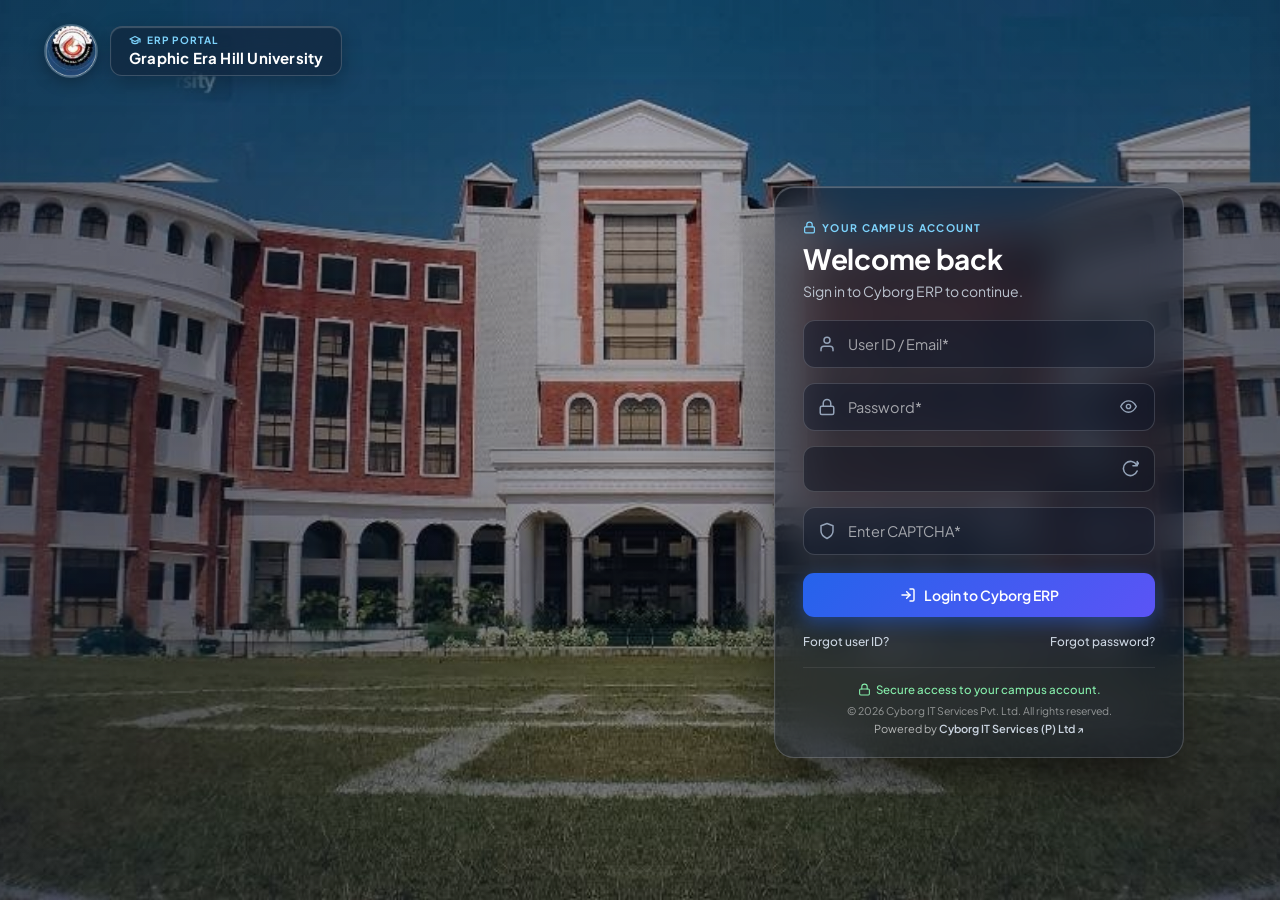
<file: index.html>
<!DOCTYPE html>
<html lang="en">
<head>
  <meta charset="UTF-8">
  <meta name="viewport" content="width=device-width, initial-scale=1.0">
  <title>Graphic Era Hill University | ERP | Cyborg-ERP</title>
  <link rel="icon" type="image/png" href="assets/logo_clean.png">
  <link rel="stylesheet" href="style.css">
</head>
<body>

  <div class="portal-wrapper">
    <!-- Top Left University & ERP Branding -->
    <header class="brand-header">
      <div class="brand-logo-wrap">
        <img src="assets/logo_clean.png" alt="Graphic Era Hill University Logo" class="brand-logo">
      </div>
      <div class="brand-badge">
        <div class="brand-subtext">
          <!-- Graduation Cap Icon -->
          <svg viewBox="0 0 24 24" fill="none" stroke="currentColor" stroke-width="2.5" stroke-linecap="round" stroke-linejoin="round">
            <path d="M22 10v6M2 10l10-5 10 5-10 5z"></path>
            <path d="M6 12v5c3 3 9 3 12 0v-5"></path>
          </svg>
          <span>ERP PORTAL</span>
        </div>
        <div class="brand-title">Graphic Era Hill University</div>
      </div>
    </header>

    <!-- Main Content: Floating Frosted Glass Login Card -->
    <main class="main-content">
      <div class="login-card">
        
        <!-- Card Header -->
        <div class="card-header">
          <div class="account-badge">
            <!-- Small Lock Icon -->
            <svg viewBox="0 0 24 24" fill="none" stroke="currentColor" stroke-width="2.2" stroke-linecap="round" stroke-linejoin="round">
              <rect x="3" y="11" width="18" height="11" rx="2" ry="2"></rect>
              <path d="M7 11V7a5 5 0 0 1 10 0v4"></path>
            </svg>
            <span>YOUR CAMPUS ACCOUNT</span>
          </div>
          <h1 class="card-title">Welcome back</h1>
          <p class="card-desc">Sign in to Cyborg ERP to continue.</p>
        </div>

        <!-- Form Elements -->
        <form id="loginForm" class="login-form" action="dashboard.html" novalidate autocomplete="off">
          
          <!-- User ID / Email Input -->
          <div class="input-group">
            <div class="input-icon-left">
              <!-- User Icon -->
              <svg viewBox="0 0 24 24" fill="none" stroke="currentColor" stroke-width="2" stroke-linecap="round" stroke-linejoin="round">
                <path d="M20 21v-2a4 4 0 0 0-4-4H8a4 4 0 0 0-4 4v2"></path>
                <circle cx="12" cy="7" r="4"></circle>
              </svg>
            </div>
            <input 
              type="text" 
              id="userIdInput" 
              class="form-input" 
              placeholder="User ID / Email*" 
              required
              autocomplete="username"
            >
          </div>

          <!-- Password Input -->
          <div class="input-group">
            <div class="input-icon-left">
              <!-- Lock Key Icon -->
              <svg viewBox="0 0 24 24" fill="none" stroke="currentColor" stroke-width="2" stroke-linecap="round" stroke-linejoin="round">
                <rect x="3" y="11" width="18" height="11" rx="2" ry="2"></rect>
                <path d="M7 11V7a5 5 0 0 1 10 0v4"></path>
              </svg>
            </div>
            <input 
              type="password" 
              id="passwordInput" 
              class="form-input" 
              placeholder="Password*" 
              required
              autocomplete="current-password"
            >
            <button type="button" id="togglePasswordBtn" class="password-toggle-btn" title="Toggle password visibility">
              <!-- Eye Icon -->
              <svg viewBox="0 0 24 24" fill="none" stroke="currentColor" stroke-width="2" stroke-linecap="round" stroke-linejoin="round">
                <path d="M1 12s4-8 11-8 11 8 11 8-4 8-11 8-11-8-11-8z"></path>
                <circle cx="12" cy="12" r="3"></circle>
              </svg>
            </button>
          </div>

          <!-- Stylized CAPTCHA Box -->
          <div class="captcha-container">
            <div class="captcha-canvas-wrap">
              <canvas id="captchaCanvas" width="220" height="38"></canvas>
            </div>
            <button type="button" id="refreshCaptchaBtn" class="captcha-refresh-btn" title="Click to refresh CAPTCHA">
              <!-- Circular Refresh Icon -->
              <svg viewBox="0 0 24 24" fill="none" stroke="currentColor" stroke-width="2.2" stroke-linecap="round" stroke-linejoin="round">
                <path d="M21.5 2v6h-6M21.34 15.57a10 10 0 1 1-.57-8.38l5.67-5.67"></path>
              </svg>
            </button>
          </div>

          <!-- Enter CAPTCHA Input -->
          <div class="input-group">
            <div class="input-icon-left">
              <!-- Shield Check Icon -->
              <svg viewBox="0 0 24 24" fill="none" stroke="currentColor" stroke-width="2" stroke-linecap="round" stroke-linejoin="round">
                <path d="M12 22s8-4 8-10V5l-8-3-8 3v7c0 6 8 10 8 10z"></path>
              </svg>
            </div>
            <input 
              type="text" 
              id="captchaInput" 
              class="form-input" 
              placeholder="Enter CAPTCHA*" 
              required
              maxlength="6"
            >
          </div>

          <!-- Submit Button -->
          <button type="submit" id="submitBtn" class="btn-submit">
            <!-- Arrow Right into Box / Portal -->
            <svg viewBox="0 0 24 24" fill="none" stroke="currentColor" stroke-width="2.2" stroke-linecap="round" stroke-linejoin="round">
              <path d="M15 3h4a2 2 0 0 1 2 2v14a2 2 0 0 1-2 2h-4"></path>
              <polyline points="10 17 15 12 10 7"></polyline>
              <line x1="15" y1="12" x2="3" y2="12"></line>
            </svg>
            <span>Login to Cyborg ERP</span>
          </button>

          <!-- Links Row -->
          <div class="form-links">
            <a href="#" id="forgotIdLink" class="form-link">Forgot user ID?</a>
            <a href="#" id="forgotPasswordLink" class="form-link">Forgot password?</a>
          </div>

        </form>

        <!-- Card Footer -->
        <footer class="card-footer">
          <div class="security-badge">
            <svg viewBox="0 0 24 24" fill="none" stroke="currentColor" stroke-width="2" stroke-linecap="round" stroke-linejoin="round">
              <rect x="3" y="11" width="18" height="11" rx="2" ry="2"></rect>
              <path d="M7 11V7a5 5 0 0 1 10 0v4"></path>
            </svg>
            <span>Secure access to your campus account.</span>
          </div>
          <div class="copyright-text">
            &copy; 2026 Cyborg IT Services Pvt. Ltd. All rights reserved.
          </div>
          <div class="powered-text">
            Powered by <a href="https://cyborgerp.com" target="_blank" rel="noopener noreferrer">Cyborg IT Services (P) Ltd <span style="font-size: 10px;">↗</span></a>
          </div>
        </footer>

      </div>
    </main>

    <!-- Empty footer spacer to maintain flex alignment -->
    <div style="height: 10px;"></div>
  </div>



  <!-- Toast Notification -->
  <div id="toast" class="toast-msg">
    <span id="toastMsg">Notification message</span>
  </div>

  <!-- Account Recovery Modal -->
  <div id="modalOverlay" class="modal-overlay">
    <div class="modal-card">
      <h3 id="modalTitle">Account Recovery</h3>
      <p id="modalDesc">Enter details to proceed.</p>
      <div class="input-group">
        <input type="text" class="form-input" placeholder="Enter Registration No. / Email" style="padding-left: 14px;">
      </div>
      <div class="modal-actions">
        <button type="button" id="modalCloseBtn" class="btn-secondary">Cancel</button>
        <button type="button" class="btn-submit" style="margin-top:0;" onclick="alert('Recovery instructions sent to registered contact info!'); document.getElementById('modalOverlay').classList.remove('active');">Submit</button>
      </div>
    </div>
  </div>

  <script src="app.js"></script>
</body>
</html>
</file>
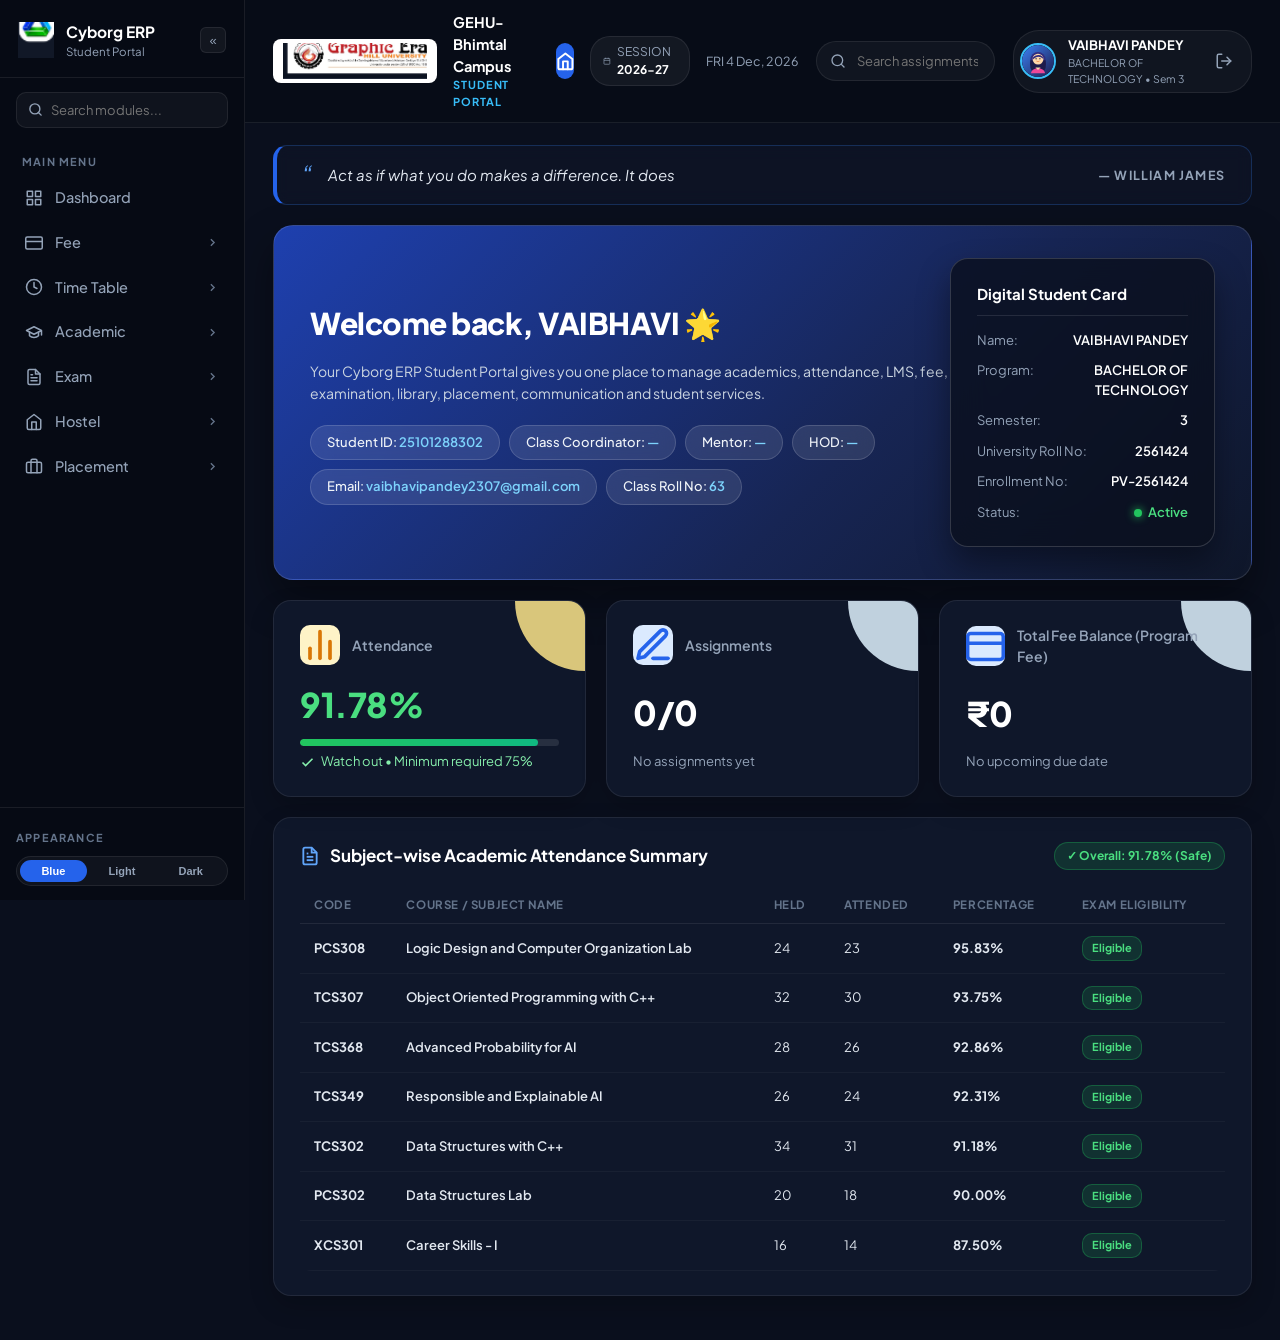
<file: dashboard.html>
<!DOCTYPE html>
<html lang="en" data-theme="blue">
<head>
  <meta charset="UTF-8">
  <meta name="viewport" content="width=device-width, initial-scale=1.0">
  <title>Cyborg ERP - Student Portal | Graphic Era Hill University</title>
  <link rel="icon" type="image/png" href="assets/logo_clean.png">
  <link rel="stylesheet" href="dashboard.css">
</head>
<body>

  <!-- LEFT SIDEBAR -->
  <aside id="sidebar" class="sidebar">
    <!-- Brand Header -->
    <div class="sidebar-header">
      <a href="#" id="brandLogoLink" class="sidebar-brand" title="Home Overview">
        <img src="assets/cyborg_logo.png" alt="Cyborg ERP" class="brand-icon">
        <div class="brand-info">
          <span class="brand-name">Cyborg ERP</span>
          <span class="brand-role">Student Portal</span>
        </div>
      </a>
      <div class="sidebar-actions">
        <button id="sidebarToggleBtn" class="sidebar-toggle-btn" title="Toggle Sidebar">«</button>
        <button id="sidebarCloseBtn" class="sidebar-close-btn" title="Close Menu" aria-label="Close Menu">✕</button>
      </div>
    </div>

    <!-- Search Modules -->
    <div class="sidebar-search">
      <div class="search-box-wrap">
        <svg viewBox="0 0 24 24" fill="none" stroke="currentColor" stroke-width="2.2" stroke-linecap="round" stroke-linejoin="round">
          <circle cx="11" cy="11" r="8"></circle>
          <line x1="21" y1="21" x2="16.65" y2="16.65"></line>
        </svg>
        <input type="text" id="moduleSearch" class="sidebar-search-input" placeholder="Search modules...">
      </div>
    </div>

    <!-- Navigation Menu -->
    <nav class="sidebar-nav">
      <div class="nav-section-title">MAIN MENU</div>

      <!-- Dashboard Nav Item (Clicks to open detailed Dashboard view) -->
      <a class="nav-item" id="navDashboard" data-tab="dashboard">
        <div class="nav-item-left">
          <svg viewBox="0 0 24 24" fill="none" stroke="currentColor" stroke-width="2" stroke-linecap="round" stroke-linejoin="round">
            <rect x="3" y="3" width="7" height="7"></rect>
            <rect x="14" y="3" width="7" height="7"></rect>
            <rect x="14" y="14" width="7" height="7"></rect>
            <rect x="3" y="14" width="7" height="7"></rect>
          </svg>
          <span>Dashboard</span>
        </div>
      </a>

      <!-- Fee -->
      <a class="nav-item" id="navFee" data-tab="fee">
        <div class="nav-item-left">
          <svg viewBox="0 0 24 24" fill="none" stroke="currentColor" stroke-width="2" stroke-linecap="round" stroke-linejoin="round">
            <rect x="1" y="4" width="22" height="16" rx="2" ry="2"></rect>
            <line x1="1" y1="10" x2="23" y2="10"></line>
          </svg>
          <span>Fee</span>
        </div>
        <svg class="arrow-icon" viewBox="0 0 24 24" fill="none" stroke="currentColor" stroke-width="2.5"><polyline points="9 18 15 12 9 6"></polyline></svg>
      </a>

      <!-- Time Table -->
      <a class="nav-item" id="navTimetable" data-tab="timetable">
        <div class="nav-item-left">
          <svg viewBox="0 0 24 24" fill="none" stroke="currentColor" stroke-width="2" stroke-linecap="round" stroke-linejoin="round">
            <circle cx="12" cy="12" r="10"></circle>
            <polyline points="12 6 12 12 16 14"></polyline>
          </svg>
          <span>Time Table</span>
        </div>
        <svg class="arrow-icon" viewBox="0 0 24 24" fill="none" stroke="currentColor" stroke-width="2.5"><polyline points="9 18 15 12 9 6"></polyline></svg>
      </a>

      <!-- Academic -->
      <a class="nav-item" id="navAcademic" data-tab="academic">
        <div class="nav-item-left">
          <svg viewBox="0 0 24 24" fill="none" stroke="currentColor" stroke-width="2" stroke-linecap="round" stroke-linejoin="round">
            <path d="M22 10v6M2 10l10-5 10 5-10 5z"></path>
            <path d="M6 12v5c3 3 9 3 12 0v-5"></path>
          </svg>
          <span>Academic</span>
        </div>
        <svg class="arrow-icon" viewBox="0 0 24 24" fill="none" stroke="currentColor" stroke-width="2.5"><polyline points="9 18 15 12 9 6"></polyline></svg>
      </a>

      <!-- Exam -->
      <a class="nav-item" id="navExam" data-tab="exam">
        <div class="nav-item-left">
          <svg viewBox="0 0 24 24" fill="none" stroke="currentColor" stroke-width="2" stroke-linecap="round" stroke-linejoin="round">
            <path d="M14 2H6a2 2 0 0 0-2 2v16a2 2 0 0 0 2 2h12a2 2 0 0 0 2-2V8z"></path>
            <polyline points="14 2 14 8 20 8"></polyline>
            <line x1="16" y1="13" x2="8" y2="13"></line>
            <line x1="16" y1="17" x2="8" y2="17"></line>
            <polyline points="10 9 9 9 8 9"></polyline>
          </svg>
          <span>Exam</span>
        </div>
        <svg class="arrow-icon" viewBox="0 0 24 24" fill="none" stroke="currentColor" stroke-width="2.5"><polyline points="9 18 15 12 9 6"></polyline></svg>
      </a>

      <!-- Hostel -->
      <a class="nav-item" id="navHostel" data-tab="hostel">
        <div class="nav-item-left">
          <svg viewBox="0 0 24 24" fill="none" stroke="currentColor" stroke-width="2" stroke-linecap="round" stroke-linejoin="round">
            <path d="M3 9l9-7 9 7v11a2 2 0 0 1-2 2H5a2 2 0 0 1-2-2z"></path>
            <polyline points="9 22 9 12 15 12 15 22"></polyline>
          </svg>
          <span>Hostel</span>
        </div>
        <svg class="arrow-icon" viewBox="0 0 24 24" fill="none" stroke="currentColor" stroke-width="2.5"><polyline points="9 18 15 12 9 6"></polyline></svg>
      </a>

      <!-- Placement -->
      <a class="nav-item" id="navPlacement" data-tab="placement">
        <div class="nav-item-left">
          <svg viewBox="0 0 24 24" fill="none" stroke="currentColor" stroke-width="2" stroke-linecap="round" stroke-linejoin="round">
            <rect x="2" y="7" width="20" height="14" rx="2" ry="2"></rect>
            <path d="M16 21V5a2 2 0 0 0-2-2h-4a2 2 0 0 0-2 2v16"></path>
          </svg>
          <span>Placement</span>
        </div>
        <svg class="arrow-icon" viewBox="0 0 24 24" fill="none" stroke="currentColor" stroke-width="2.5"><polyline points="9 18 15 12 9 6"></polyline></svg>
      </a>
    </nav>

    <!-- Appearance & Theme Selector -->
    <div class="sidebar-footer">
      <div class="nav-section-title" style="padding-left: 0;">APPEARANCE</div>
      <div class="theme-pill-group">
        <button class="theme-btn active" data-theme-val="blue">Blue</button>
        <button class="theme-btn" data-theme-val="light">Light</button>
        <button class="theme-btn" data-theme-val="dark">Dark</button>
      </div>
    </div>
  </aside>
  
  <!-- BACKDROP OVERLAY FOR MOBILE SIDEBAR -->
  <div id="sidebarOverlay" class="sidebar-overlay"></div>

  <!-- MAIN WRAPPER -->
  <div class="main-wrapper">
    
    <!-- TOP BAR -->
    <header class="topbar">
      <!-- Left: GEHU Banner & Campus Info -->
      <div class="topbar-left">
        <!-- Mobile Menu Toggle Button (Hamburger) -->
        <button id="mobileMenuBtn" class="mobile-menu-btn" title="Open Navigation Menu" aria-label="Open Navigation Menu">
          <svg viewBox="0 0 24 24" fill="none" stroke="currentColor" stroke-width="2.3" stroke-linecap="round" stroke-linejoin="round">
            <line x1="3" y1="6" x2="21" y2="6"></line>
            <line x1="3" y1="12" x2="21" y2="12"></line>
            <line x1="3" y1="18" x2="21" y2="18"></line>
          </svg>
        </button>
        <div class="gehu-logo-badge">
          <img src="assets/gehu_banner.png" alt="Graphic Era Hill University" class="gehu-banner-img">
        </div>
        <div class="campus-title-wrap">
          <div class="campus-name">GEHU-Bhimtal Campus</div>
          <div class="portal-tag">STUDENT PORTAL</div>
        </div>
        <!-- Blue Home Button: Clicking this returns to Home Overview -->
        <button id="homeBtn" class="home-btn" title="Home Overview">
          <svg viewBox="0 0 24 24" fill="none" stroke="currentColor" stroke-width="2.5" stroke-linecap="round" stroke-linejoin="round">
            <path d="M3 9l9-7 9 7v11a2 2 0 0 1-2 2H5a2 2 0 0 1-2-2z"></path>
            <polyline points="9 22 9 12 15 12 15 22"></polyline>
          </svg>
        </button>
        <div class="session-badge">
          <svg width="14" height="14" viewBox="0 0 24 24" fill="none" stroke="currentColor" stroke-width="2"><rect x="3" y="4" width="18" height="18" rx="2" ry="2"></rect><line x1="16" y1="2" x2="16" y2="6"></line><line x1="8" y1="2" x2="8" y2="6"></line><line x1="3" y1="10" x2="21" y2="10"></line></svg>
          <span id="sessionBadgeText">SESSION <strong>2026-27</strong></span>
        </div>
        <div class="current-date" id="topbarCurrentDate">FRI 16 Oct, 2026</div>
      </div>

      <!-- Center Search (Home View) -->
      <div class="topbar-search" id="topbarSearch">
        <svg viewBox="0 0 24 24" fill="none" stroke="currentColor" stroke-width="2" stroke-linecap="round" stroke-linejoin="round">
          <circle cx="11" cy="11" r="8"></circle>
          <line x1="21" y1="21" x2="16.65" y2="16.65"></line>
        </svg>
        <input type="text" class="topbar-search-input" placeholder="Search assignments, fee receipts, exam forms, library books...">
      </div>

      <!-- Right User Profile Card -->
      <div class="user-profile-wrap" id="userProfileWrap" title="Click for Dashboard view">
        <img src="assets/student_avatar.svg" alt="Vaibhavi Pandey" class="user-avatar">
        <div class="user-details">
          <div class="user-name">VAIBHAVI PANDEY</div>
          <div class="user-program">BACHELOR OF TECHNOLOGY • Sem 3</div>
        </div>
        <a href="index.html" class="logout-icon-btn" title="Sign Out">
          <svg width="18" height="18" viewBox="0 0 24 24" fill="none" stroke="currentColor" stroke-width="2" stroke-linecap="round" stroke-linejoin="round">
            <path d="M9 21H5a2 2 0 0 1-2-2V5a2 2 0 0 1 2-2h4"></path>
            <polyline points="16 17 21 12 16 7"></polyline>
            <line x1="21" y1="12" x2="9" y2="12"></line>
          </svg>
        </a>
      </div>
    </header>

    <!-- PAGE CONTAINER -->
    <main class="page-container">
      
      <!-- ======================================================== -->
      <!-- SECTION 1: HOME OVERVIEW (OPENS IMMEDIATELY UPON LOGIN)   -->
      <!-- ======================================================== -->
      <section id="homeView" class="view-section">
        
        <!-- Quote of the Day Banner -->
        <div class="quote-banner">
          <div class="quote-left">
            <span class="quote-icon">“</span>
            <span>Act as if what you do makes a difference. It does</span>
          </div>
          <div class="quote-author">— WILLIAM JAMES</div>
        </div>

        <!-- Hero Welcome Card -->
        <div class="hero-card">
          <div class="hero-left">
            <h1 class="hero-title">Welcome back, VAIBHAVI 🌟</h1>
            <p class="hero-subtitle">
              Your Cyborg ERP Student Portal gives you one place to manage academics, attendance, LMS, fee, examination, library, placement, communication and student services.
            </p>
            <div class="hero-pills">
              <span class="info-pill">Student ID: <strong>25101288302</strong></span>
              <span class="info-pill">Class Coordinator: <strong>—</strong></span>
              <span class="info-pill">Mentor: <strong>—</strong></span>
              <span class="info-pill">HOD: <strong>—</strong></span>
              <span class="info-pill">Email: <strong>vaibhavipandey2307@gmail.com</strong></span>
              <span class="info-pill">Class Roll No: <strong>63</strong></span>
            </div>
          </div>

          <!-- Digital Student Card Inside Hero -->
          <div class="student-card">
            <div class="student-card-title">Digital Student Card</div>
            
            <div class="card-field">
              <span class="field-label">Name:</span>
              <span class="field-value">VAIBHAVI PANDEY</span>
            </div>

            <div class="card-field">
              <span class="field-label">Program:</span>
              <span class="field-value">BACHELOR OF TECHNOLOGY</span>
            </div>

            <div class="card-field">
              <span class="field-label">Semester:</span>
              <span class="field-value">3</span>
            </div>

            <div class="card-field">
              <span class="field-label">University Roll No:</span>
              <span class="field-value">2561424</span>
            </div>

            <div class="card-field">
              <span class="field-label">Enrollment No:</span>
              <span class="field-value">PV-2561424</span>
            </div>

            <div class="card-field">
              <span class="field-label">Status:</span>
              <span class="status-badge"><span class="status-dot"></span> Active</span>
            </div>
          </div>
        </div>

        <!-- 3 Quick Metrics Cards -->
        <div class="metrics-grid">
          
          <!-- Attendance Card -->
          <div class="metric-card">
            <div class="corner-decor corner-yellow"></div>
            <div class="metric-header">
              <div class="metric-icon-wrap metric-icon-amber">
                <svg viewBox="0 0 24 24" fill="none" stroke="currentColor" stroke-width="2.2" stroke-linecap="round" stroke-linejoin="round">
                  <line x1="18" y1="20" x2="18" y2="10"></line>
                  <line x1="12" y1="20" x2="12" y2="4"></line>
                  <line x1="6" y1="20" x2="6" y2="14"></line>
                </svg>
              </div>
              <span class="metric-label">Attendance</span>
            </div>

            <div class="metric-value-wrap">
              <div class="metric-value highlight-green">91.78%</div>
              <div class="attendance-bar-wrap">
                <div class="attendance-bar-fill" style="width: 91.78%;"></div>
              </div>
            </div>

            <div class="metric-footnote good">
              <svg width="15" height="15" viewBox="0 0 24 24" fill="none" stroke="currentColor" stroke-width="2.5"><polyline points="20 6 9 17 4 12"></polyline></svg>
              <span>Watch out • Minimum required 75%</span>
            </div>
          </div>

          <!-- Assignments Card -->
          <div class="metric-card">
            <div class="corner-decor corner-cyan"></div>
            <div class="metric-header">
              <div class="metric-icon-wrap metric-icon-blue">
                <svg viewBox="0 0 24 24" fill="none" stroke="currentColor" stroke-width="2.2" stroke-linecap="round" stroke-linejoin="round">
                  <path d="M12 20h9"></path>
                  <path d="M16.5 3.5a2.121 2.121 0 0 1 3 3L7 19l-4 1 1-4L16.5 3.5z"></path>
                </svg>
              </div>
              <span class="metric-label">Assignments</span>
            </div>

            <div class="metric-value-wrap">
              <div class="metric-value">0/0</div>
            </div>

            <div class="metric-footnote">
              <span>No assignments yet</span>
            </div>
          </div>

          <!-- Total Fee Balance Card -->
          <div class="metric-card" id="homeFeeCard" style="cursor: pointer;" title="Click to view detailed Fee Summary">
            <div class="corner-decor corner-mint"></div>
            <div class="metric-header">
              <div class="metric-icon-wrap metric-icon-blue">
                <svg viewBox="0 0 24 24" fill="none" stroke="currentColor" stroke-width="2.2" stroke-linecap="round" stroke-linejoin="round">
                  <rect x="1" y="4" width="22" height="16" rx="2" ry="2"></rect>
                  <line x1="1" y1="10" x2="23" y2="10"></line>
                </svg>
              </div>
              <span class="metric-label">Total Fee Balance (Program Fee)</span>
            </div>

            <div class="metric-value-wrap">
              <div class="metric-value">₹0</div>
            </div>

            <div class="metric-footnote">
              <span>No upcoming due date</span>
            </div>
          </div>

        </div>

        <!-- Subject-Wise Attendance Breakdown Panel -->
        <div class="attendance-detail-panel">
          <div class="attendance-detail-header">
            <h3 class="attendance-detail-title">
              <svg width="20" height="20" viewBox="0 0 24 24" fill="none" stroke="#60a5fa" stroke-width="2.2"><path d="M14 2H6a2 2 0 0 0-2 2v16a2 2 0 0 0 2 2h12a2 2 0 0 0 2-2V8z"></path><polyline points="14 2 14 8 20 8"></polyline><line x1="16" y1="13" x2="8" y2="13"></line><line x1="16" y1="17" x2="8" y2="17"></line><polyline points="10 9 9 9 8 9"></polyline></svg>
              Subject-wise Academic Attendance Summary
            </h3>
            <span class="attendance-badge-safe">✓ Overall: 91.78% (Safe)</span>
          </div>

          <div class="table-responsive">
            <table class="attendance-table">
              <thead>
                <tr>
                  <th>CODE</th>
                  <th>COURSE / SUBJECT NAME</th>
                  <th>HELD</th>
                  <th>ATTENDED</th>
                  <th>PERCENTAGE</th>
                  <th>EXAM ELIGIBILITY</th>
                </tr>
              </thead>
              <tbody>
                <tr>
                  <td class="subj-code">PCS308</td>
                  <td class="subj-name">Logic Design and Computer Organization Lab</td>
                  <td>24</td>
                  <td>23</td>
                  <td class="pct-pill">95.83%</td>
                  <td><span class="status-tag status-scheduled">Eligible</span></td>
                </tr>
                <tr>
                  <td class="subj-code">TCS307</td>
                  <td class="subj-name">Object Oriented Programming with C++</td>
                  <td>32</td>
                  <td>30</td>
                  <td class="pct-pill">93.75%</td>
                  <td><span class="status-tag status-scheduled">Eligible</span></td>
                </tr>
                <tr>
                  <td class="subj-code">TCS368</td>
                  <td class="subj-name">Advanced Probability for AI</td>
                  <td>28</td>
                  <td>26</td>
                  <td class="pct-pill">92.86%</td>
                  <td><span class="status-tag status-scheduled">Eligible</span></td>
                </tr>
                <tr>
                  <td class="subj-code">TCS349</td>
                  <td class="subj-name">Responsible and Explainable AI</td>
                  <td>26</td>
                  <td>24</td>
                  <td class="pct-pill">92.31%</td>
                  <td><span class="status-tag status-scheduled">Eligible</span></td>
                </tr>
                <tr>
                  <td class="subj-code">TCS302</td>
                  <td class="subj-name">Data Structures with C++</td>
                  <td>34</td>
                  <td>31</td>
                  <td class="pct-pill">91.18%</td>
                  <td><span class="status-tag status-scheduled">Eligible</span></td>
                </tr>
                <tr>
                  <td class="subj-code">PCS302</td>
                  <td class="subj-name">Data Structures Lab</td>
                  <td>20</td>
                  <td>18</td>
                  <td class="pct-pill">90.00%</td>
                  <td><span class="status-tag status-scheduled">Eligible</span></td>
                </tr>
                <tr>
                  <td class="subj-code">XCS301</td>
                  <td class="subj-name">Career Skills - I</td>
                  <td>16</td>
                  <td>14</td>
                  <td class="pct-pill">87.50%</td>
                  <td><span class="status-tag status-scheduled">Eligible</span></td>
                </tr>
              </tbody>
            </table>
          </div>
        </div>

      </section>

      <!-- ======================================================== -->
      <!-- SECTION 2: DETAILED DASHBOARD (WHEN CLICKING DASHBOARD)  -->
      <!-- ======================================================== -->
      <section id="dashboardView" class="view-section" style="display: none;">
        
        <!-- Back to Overview Button Row -->
        <div class="back-bar-row">
          <button id="btnBackOverview" class="btn-back-overview">
            <svg width="16" height="16" viewBox="0 0 24 24" fill="none" stroke="currentColor" stroke-width="2.5"><polyline points="15 18 9 12 15 6"></polyline></svg>
            <span>Back to Main Overview</span>
          </button>
        </div>

        <!-- Greeting Header Row with Actions -->
        <div class="welcome-header-row">
          <div class="welcome-info">
            <h1 class="welcome-main-title">Welcome, VAIBHAVI PANDEY</h1>
            <div class="welcome-sub-meta">
              BACHELOR OF TECHNOLOGY Semester 3 • Roll No: 2561424 • Enroll: PV-2561424 • Class Roll No: 63
            </div>
          </div>

          <div class="welcome-right-tools">
            <div class="global-search-box">
              <input type="text" class="global-search-input" placeholder="Search notice, subject, fee, result...">
            </div>
            <button class="btn-download-id" onclick="alert('Digital ID Card for VAIBHAVI PANDEY generated successfully!')">Download ID Card</button>
            <div class="user-badge-initials" title="VAIBHAVI PANDEY">VP</div>
          </div>
        </div>

        <!-- Two Column: Hero Info Panel & Important Alerts -->
        <div class="hero-alerts-grid">
          
          <!-- Hero Panel with 12 Tiles -->
          <div class="hero-panel">
            <h2 class="hero-panel-title">
              One student dashboard for academics, attendance, fees, exams and campus communication.
            </h2>
            <p class="hero-panel-desc">
              Cyborg ERP connects every student with real-time academic progress, subject-wise attendance, lecture plan changes, teacher leave substitution, assignments, exam notifications, library records and institutional announcements.
            </p>

            <!-- 12 Tiles Grid -->
            <div class="student-tiles-grid">
              <div class="tile-box">
                <span class="tile-label">PROGRAM</span>
                <span class="tile-value">B.Tech</span>
              </div>

              <div class="tile-box">
                <span class="tile-label">CURRENT SEMESTER</span>
                <span class="tile-value">3</span>
              </div>

              <div class="tile-box">
                <span class="tile-label">MENTOR</span>
                <span class="tile-value">—</span>
              </div>

              <div class="tile-box">
                <span class="tile-label">SECTION</span>
                <span class="tile-value">F</span>
              </div>

              <div class="tile-box">
                <span class="tile-label">ROLL NO</span>
                <span class="tile-value">2561424</span>
              </div>

              <div class="tile-box">
                <span class="tile-label">ENROLL NO</span>
                <span class="tile-value">PV-2561424</span>
              </div>

              <div class="tile-box">
                <span class="tile-label">STUDENT ID</span>
                <span class="tile-value">25101288302</span>
              </div>

              <div class="tile-box tile-span-2">
                <span class="tile-label">EMAIL</span>
                <span class="tile-value" title="vaibhavipandey2307@gmail.com">vaibhavipandey2307@gmail.com</span>
              </div>

              <div class="tile-box">
                <span class="tile-label">DOB</span>
                <span class="tile-value">23/12/2008</span>
              </div>

              <div class="tile-box">
                <span class="tile-label">BRANCH</span>
                <span class="tile-value">B.Tech (CSE)</span>
              </div>

              <div class="tile-box">
                <span class="tile-label">MOBILE NO</span>
                <span class="tile-value">9259316167</span>
              </div>

              <div class="tile-box">
                <span class="tile-label">BLOOD GROUP</span>
                <span class="tile-value">O+ve</span>
              </div>
            </div>
          </div>

          <!-- Alerts Panel -->
          <div class="alerts-panel">
            <div class="alerts-header">
              <h3 class="alerts-title">Important Alerts</h3>
              <span class="alert-badge-count">1 New</span>
            </div>

            <div class="alert-item-box">
              <div class="alert-text-row">
                <span class="alert-dot"></span>
                <span>Term Evaluation Theory Regular/Back Examination, September 2026.</span>
              </div>
              <div class="alert-date">18/09/2026</div>
            </div>
          </div>

        </div>

        <!-- 6 Metrics Cards Row -->
        <div class="metrics-row">
          
          <!-- Card 1: Attendance -->
          <div class="metric-mini-card">
            <div>
              <div class="metric-mini-icon icon-yellow">%</div>
              <div class="metric-mini-title">Overall Attendance</div>
              <div class="metric-mini-val attendance-highlight">91.78%</div>
            </div>
            <div class="metric-mini-sub" style="color:#4ade80;">Minimum required: 75%</div>
          </div>

          <!-- Card 2: Course Progress -->
          <div class="metric-mini-card">
            <div>
              <div class="metric-mini-icon icon-blue">
                <svg width="16" height="16" viewBox="0 0 24 24" fill="none" stroke="currentColor" stroke-width="2.5"><polyline points="23 6 13.5 15.5 8.5 10.5 1 18"></polyline><polyline points="17 6 23 6 23 12"></polyline></svg>
              </div>
              <div class="metric-mini-title">Course Progress</div>
              <div class="metric-mini-val">35.75%</div>
            </div>
            <div class="metric-mini-sub">Lecture plan completion</div>
          </div>

          <!-- Card 3: OBE Attainment -->
          <div class="metric-mini-card">
            <div>
              <div class="metric-mini-icon icon-red">
                <svg width="16" height="16" viewBox="0 0 24 24" fill="none" stroke="currentColor" stroke-width="2.5"><circle cx="12" cy="12" r="10"></circle><circle cx="12" cy="12" r="6"></circle><circle cx="12" cy="12" r="2"></circle></svg>
              </div>
              <div class="metric-mini-title">OBE Attainment</div>
              <div class="metric-mini-val">--%</div>
            </div>
            <div class="metric-mini-sub">CO/PO outcome progress</div>
          </div>

          <!-- Card 4: Assignments -->
          <div class="metric-mini-card">
            <div>
              <div class="metric-mini-icon icon-cyan">
                <svg width="16" height="16" viewBox="0 0 24 24" fill="none" stroke="currentColor" stroke-width="2.5"><path d="M14 2H6a2 2 0 0 0-2 2v16a2 2 0 0 0 2 2h12a2 2 0 0 0 2-2V8z"></path><polyline points="14 2 14 8 20 8"></polyline><line x1="16" y1="13" x2="8" y2="13"></line><line x1="16" y1="17" x2="8" y2="17"></line><polyline points="10 9 9 9 8 9"></polyline></svg>
              </div>
              <div class="metric-mini-title">Assignments</div>
              <div class="metric-mini-val">0/0</div>
            </div>
            <div class="metric-mini-sub">No assignments yet</div>
          </div>

          <!-- Card 5: Total Fee Balance -->
          <div class="metric-mini-card">
            <div>
              <div class="metric-mini-icon icon-indigo">
                <svg width="16" height="16" viewBox="0 0 24 24" fill="none" stroke="currentColor" stroke-width="2.5"><rect x="1" y="4" width="22" height="16" rx="2" ry="2"></rect><line x1="1" y1="10" x2="23" y2="10"></line></svg>
              </div>
              <div class="metric-mini-title">Total Fee Balance (Program Fee)</div>
              <div class="metric-mini-val">₹0</div>
            </div>
            <div class="metric-mini-sub">No upcoming due date</div>
          </div>

          <!-- Card 6: Carry Papers -->
          <div class="metric-mini-card" id="homeCarryCard" style="cursor: pointer;" title="Click to view Exam & Result Summary">
            <div>
              <div class="metric-mini-icon icon-green" style="background: rgba(34, 197, 94, 0.15); color: #4ade80;">
                <svg width="16" height="16" viewBox="0 0 24 24" fill="none" stroke="currentColor" stroke-width="2.5"><polyline points="20 6 9 17 4 12"></polyline></svg>
              </div>
              <div class="metric-mini-title">Carry Papers</div>
              <div class="metric-mini-val" style="color: #4ade80;">0</div>
            </div>
            <div class="metric-mini-sub" style="color: #86efac;">All Clear • No active back papers</div>
          </div>

        </div>

        <!-- Tables Lower Grid: Timetable & Course Progress -->
        <div class="tables-lower-grid">
          
          <!-- Left: Today's Time Table & Class Substitution -->
          <div class="timetable-panel">
            <div class="panel-header-row">
              <h3 class="panel-title">Today's Time Table & Class Substitution</h3>
              <div style="display: flex; align-items: center; gap: 8px;">
                <span class="date-pill" id="homeTimetableDatePill">Fri 16 Oct</span>
                <button id="btnOpenFullTimetable" class="btn-open-timetable-link" title="Open Full Weekly Time Table">Full Schedule ↗</button>
              </div>
            </div>

            <div class="table-responsive">
              <table class="custom-table">
                <thead>
                  <tr>
                    <th>TIME</th>
                    <th>COURSE</th>
                    <th>FACULTY</th>
                    <th>STATUS</th>
                    <th>NOTE</th>
                  </tr>
                </thead>
                <tbody>
                  <tr>
                    <td class="time-cell">09:00 - 09:55</td>
                    <td>Logic Design and Computer Organization Lab(PCS308)</td>
                    <td>MOHIT PANT</td>
                    <td><span class="status-tag status-scheduled">Scheduled</span></td>
                    <td class="note-text">—</td>
                  </tr>
                  <tr>
                    <td class="time-cell">09:55 - 10:50</td>
                    <td>Logic Design and Computer Organization Lab(PCS308)</td>
                    <td>MOHIT PANT</td>
                    <td><span class="status-tag status-scheduled">Scheduled</span></td>
                    <td class="note-text">—</td>
                  </tr>
                  <tr>
                    <td class="time-cell">11:00 - 11:55</td>
                    <td>Advanced Probability for AI(TCS368)</td>
                    <td>Kalpana Chauhan</td>
                    <td><span class="status-tag status-scheduled">Scheduled</span></td>
                    <td class="note-text">—</td>
                  </tr>
                  <tr>
                    <td class="time-cell">11:55 - 12:50</td>
                    <td>Responsible and Explainable AI( TCS 349)</td>
                    <td>Manoj Kaushik</td>
                    <td><span class="status-tag status-substitution">Substitution</span></td>
                    <td class="note-text">Lecture Substituted Advanced Probability for AI(TCS368), Deepali Chaudhary</td>
                  </tr>
                  <tr>
                    <td class="time-cell">13:20 - 14:15</td>
                    <td>Object Oriented Programming with C++ (TCS307)</td>
                    <td>Soham Pandey</td>
                    <td><span class="status-tag status-substitution">Substitution</span></td>
                    <td class="note-text">Lecture Substituted Responsible and Explainable AI( TCS 349), Divyanshu Bhatt</td>
                  </tr>
                </tbody>
              </table>
            </div>
          </div>

          <!-- Right: Course Progress -->
          <div class="progress-panel">
            <div class="panel-header-row">
              <h3 class="panel-title">Course Progress</h3>
              <span class="sem-pill">Semester 3</span>
            </div>

            <div class="course-progress-list">
              
              <div class="course-progress-row">
                <span class="course-prog-name" title="Data Structures Lab">Data Structures Lab</span>
                <div class="course-bar-wrap">
                  <div class="course-bar-fill bar-orange" style="width: 50%;"></div>
                </div>
                <span class="course-prog-pct">50%</span>
              </div>

              <div class="course-progress-row">
                <span class="course-prog-name" title="Career Skills - I">Career Skills - I</span>
                <div class="course-bar-wrap">
                  <div class="course-bar-fill bar-red" style="width: 36%;"></div>
                </div>
                <span class="course-prog-pct">36%</span>
              </div>

              <div class="course-progress-row">
                <span class="course-prog-name" title="Career Skills - I">Career Skills - I</span>
                <div class="course-bar-wrap">
                  <div class="course-bar-fill bar-gray" style="width: 0%;"></div>
                </div>
                <span class="course-prog-pct">0%</span>
              </div>

              <div class="course-progress-row">
                <span class="course-prog-name" title="Logic Design and Computer Organization">Logic Design and Computer Organization</span>
                <div class="course-bar-wrap">
                  <div class="course-bar-fill bar-red" style="width: 33%;"></div>
                </div>
                <span class="course-prog-pct">33%</span>
              </div>

              <div class="course-progress-row">
                <span class="course-prog-name" title="Data Structures with C++">Data Structures with C++</span>
                <div class="course-bar-wrap">
                  <div class="course-bar-fill bar-red" style="width: 20%;"></div>
                </div>
                <span class="course-prog-pct">20%</span>
              </div>

              <div class="course-progress-row">
                <span class="course-prog-name" title="Object Oriented Programming with C++">Object Oriented Programming with C++</span>
                <div class="course-bar-wrap">
                  <div class="course-bar-fill bar-green" style="width: 80%;"></div>
                </div>
                <span class="course-prog-pct">80%</span>
              </div>

              <div class="course-progress-row">
                <span class="course-prog-name" title="Logic Design and Computer Organization Lab">Logic Design and Computer Organization Lab</span>
                <div class="course-bar-wrap">
                  <div class="course-bar-fill bar-cyan" style="width: 67%;"></div>
                </div>
                <span class="course-prog-pct">67%</span>
              </div>

              <div class="course-progress-row">
                <span class="course-prog-name" title="Advanced Probability for AI">Advanced Probability for AI</span>
                <div class="course-bar-wrap">
                  <div class="course-bar-fill bar-gray" style="width: 0%;"></div>
                </div>
                <span class="course-prog-pct">0%</span>
              </div>

            </div>
          </div>

        </div>

      </section>

      <!-- ======================================================== -->
      <!-- SECTION 3: CLASS TIME TABLE (OFFICIAL SLIDING VIEW)      -->
      <!-- ======================================================== -->
      <section id="timetableView" class="view-section" style="display: none;">
        
        <!-- Back to Overview Button Row -->
        <div class="back-bar-row">
          <button class="btn-back-overview btn-back-to-home">
            <svg width="16" height="16" viewBox="0 0 24 24" fill="none" stroke="currentColor" stroke-width="2.5"><polyline points="15 18 9 12 15 6"></polyline></svg>
            <span>Back to Main Overview</span>
          </button>
        </div>

        <!-- Official Header Card (Matches Screenshots 1 & 2) -->
        <div class="timetable-header-card">
          <div class="timetable-header-left">
            <div class="timetable-cal-icon">
              <svg viewBox="0 0 24 24" fill="none" stroke="currentColor" stroke-width="2.2" stroke-linecap="round" stroke-linejoin="round">
                <rect x="3" y="4" width="18" height="18" rx="2" ry="2"></rect>
                <line x1="16" y1="2" x2="16" y2="6"></line>
                <line x1="8" y1="2" x2="8" y2="6"></line>
                <line x1="3" y1="10" x2="21" y2="10"></line>
              </svg>
            </div>
            <div class="timetable-title-meta">
              <h1 class="timetable-main-title">Class Time Table</h1>
              <p class="timetable-sub-info">College : GEHU-BTL/Course : BACHELOR OF TECHNOLOGY/Year-Sem : 3/Branch : B.Tech (CSE)/Section : F</p>
            </div>
          </div>
          <div class="timetable-header-right">
            <span class="day-active-pill" id="ttLiveDayPill"><span class="live-dot"></span> Friday</span>
            <span class="time-active-pill" id="ttLiveTimePill">11:20 PM</span>
          </div>
        </div>

        <!-- 3 Summary Mini Cards (Matches Screenshots 1 & 2) -->
        <div class="timetable-summary-grid">
          
          <div class="tt-stat-card">
            <div class="tt-stat-icon icon-cal">
              <svg viewBox="0 0 24 24" fill="none" stroke="currentColor" stroke-width="2"><rect x="3" y="4" width="18" height="18" rx="2" ry="2"></rect><line x1="16" y1="2" x2="16" y2="6"></line><line x1="8" y1="2" x2="8" y2="6"></line><line x1="3" y1="10" x2="21" y2="10"></line></svg>
            </div>
            <div class="tt-stat-info">
              <span class="tt-stat-label">CLASSES TODAY</span>
              <span class="tt-stat-val">6 classes</span>
            </div>
          </div>

          <div class="tt-stat-card">
            <div class="tt-stat-icon icon-play">
              <svg viewBox="0 0 24 24" fill="none" stroke="currentColor" stroke-width="2"><circle cx="12" cy="12" r="10"></circle><polygon points="10 8 16 12 10 16 10 8"></polygon></svg>
            </div>
            <div class="tt-stat-info">
              <span class="tt-stat-label">RIGHT NOW</span>
              <span class="tt-stat-val val-muted">No class in session</span>
            </div>
          </div>

          <div class="tt-stat-card">
            <div class="tt-stat-icon icon-clock">
              <svg viewBox="0 0 24 24" fill="none" stroke="currentColor" stroke-width="2"><circle cx="12" cy="12" r="10"></circle><polyline points="12 6 12 12 16 14"></polyline></svg>
            </div>
            <div class="tt-stat-info">
              <span class="tt-stat-label">UP NEXT</span>
              <span class="tt-stat-val val-truncate" title="Logic Design and Computer Organization Lab(PCS308)">Logic Design and Computer Organization Lab(PC...</span>
            </div>
          </div>

        </div>

        <!-- Sliding Guide / Swipe Hint Banner -->
        <div class="table-scroll-hint">
          <svg width="15" height="15" viewBox="0 0 24 24" fill="none" stroke="currentColor" stroke-width="2.5"><polyline points="15 18 9 12 15 6"></polyline></svg>
          <span>Slide easily horizontally to view all periods (P1 to P7) • "Day" column stays fixed</span>
          <svg width="15" height="15" viewBox="0 0 24 24" fill="none" stroke="currentColor" stroke-width="2.5"><polyline points="9 18 15 12 9 6"></polyline></svg>
        </div>

        <!-- Sliding Timetable Table Container with STICKY Left Day Column -->
        <div class="timetable-sliding-wrapper">
          <table class="official-timetable">
            <thead>
              <tr>
                <th class="col-sticky-day">Day</th>
                <th>(P1) 09:00-09:55</th>
                <th>(P2) 09:55-10:50</th>
                <th>(P3) 11:00-11:55</th>
                <th>(P4) 11:55-12:50</th>
                <th>(P5) 13:20-14:15</th>
                <th>(P6) 14:15-15:10</th>
                <th>(P7) 15:10-16:05</th>
              </tr>
            </thead>
            <tbody>
              <!-- Monday -->
              <tr>
                <td class="col-sticky-day day-name">Monday</td>
                <td>
                  <div class="tt-course-cell">
                    <div class="tt-course-name">Advanced Probability for AI(TCS368)</div>
                    <div class="tt-faculty-name">Kalpana Chauhan</div>
                  </div>
                </td>
                <td>
                  <div class="tt-course-cell">
                    <div class="tt-course-name">UHV -II(UHV301)</div>
                  </div>
                </td>
                <td>
                  <div class="tt-course-cell">
                    <div class="tt-course-name">Object Oriented Programming with C++ (TCS307)</div>
                    <div class="tt-faculty-name">Senam Pandey</div>
                  </div>
                </td>
                <td>
                  <div class="tt-course-cell">
                    <div class="tt-course-name">Logic Design and Computer Organization(TCS308)</div>
                    <div class="tt-faculty-name">MOHIT PANT</div>
                  </div>
                </td>
                <td>
                  <div class="tt-course-cell">
                    <div class="tt-course-name">OOPS with C++ Lab(PCS307)</div>
                    <div class="tt-faculty-name">KumKum Upreti</div>
                  </div>
                </td>
                <td>
                  <div class="tt-course-cell">
                    <div class="tt-course-name">OOPS with C++ Lab(PCS307)</div>
                    <div class="tt-faculty-name">KumKum Upreti</div>
                  </div>
                </td>
                <td>
                  <div class="tt-course-cell">
                    <div class="tt-course-name">Data Structures with C(TCS302)</div>
                    <div class="tt-faculty-name">Suraj Chaunal</div>
                  </div>
                </td>
              </tr>

              <!-- Tuesday -->
              <tr>
                <td class="col-sticky-day day-name">Tuesday</td>
                <td>
                  <div class="tt-course-cell">
                    <div class="tt-course-name">Data Structures Lab(PCS302)</div>
                    <div class="tt-faculty-name">Ansh Dhingra</div>
                  </div>
                </td>
                <td>
                  <div class="tt-course-cell">
                    <div class="tt-course-name">Data Structures Lab(PCS302)</div>
                    <div class="tt-faculty-name">Ansh Dhingra</div>
                  </div>
                </td>
                <td>
                  <div class="tt-course-cell">
                    <div class="tt-course-name">Object Oriented Programming with C++ (TCS307)</div>
                    <div class="tt-faculty-name">Senam Pandey</div>
                  </div>
                </td>
                <td>
                  <div class="tt-course-cell">
                    <div class="tt-course-name">Career Skills -I(XCS301)</div>
                    <div class="tt-faculty-name">Prof (Dr.) Shweta Arora</div>
                  </div>
                </td>
                <td class="cell-empty"></td>
                <td class="cell-empty"></td>
                <td class="cell-empty"></td>
              </tr>

              <!-- Wednesday -->
              <tr>
                <td class="col-sticky-day day-name">Wednesday</td>
                <td>
                  <div class="tt-course-cell">
                    <div class="tt-course-name">Responsible and Explainable AI( TCS 349)</div>
                    <div class="tt-faculty-name">Manoj Kaushik</div>
                  </div>
                </td>
                <td>
                  <div class="tt-course-cell">
                    <div class="tt-course-name">Logic Design and Computer Organization(TCS308)</div>
                    <div class="tt-faculty-name">MOHIT PANT</div>
                  </div>
                </td>
                <td>
                  <div class="tt-course-cell">
                    <div class="tt-course-name">Data Structures with C(TCS302)</div>
                    <div class="tt-faculty-name">Suraj Chaunal</div>
                  </div>
                </td>
                <td>
                  <div class="tt-course-cell">
                    <div class="tt-course-name">Career Skills -I(XCS301)</div>
                    <div class="tt-faculty-name">NARENDRA BISHT</div>
                  </div>
                </td>
                <td class="cell-empty"></td>
                <td class="cell-empty"></td>
                <td class="cell-empty"></td>
              </tr>

              <!-- Thursday -->
              <tr>
                <td class="col-sticky-day day-name">Thursday</td>
                <td>
                  <div class="tt-course-cell">
                    <div class="tt-course-name">Logic Design and Computer Organization(TCS308)</div>
                    <div class="tt-faculty-name">MOHIT PANT</div>
                  </div>
                </td>
                <td>
                  <div class="tt-course-cell">
                    <div class="tt-course-name">Responsible and Explainable AI( TCS 349)</div>
                    <div class="tt-faculty-name">Manoj Kaushik</div>
                  </div>
                </td>
                <td>
                  <div class="tt-course-cell">
                    <div class="tt-course-name">Advanced Probability for AI(TCS368)</div>
                    <div class="tt-faculty-name">Kalpana Chauhan</div>
                  </div>
                </td>
                <td>
                  <div class="tt-course-cell">
                    <div class="tt-course-name">UHV -II(UHV301)</div>
                  </div>
                </td>
                <td class="cell-empty"></td>
                <td class="cell-empty"></td>
                <td class="cell-empty"></td>
              </tr>

              <!-- Friday (Active Day with highlight) -->
              <tr class="row-active-day">
                <td class="col-sticky-day day-name day-highlight">Friday</td>
                <td>
                  <div class="tt-course-cell">
                    <div class="tt-course-name">Logic Design and Computer Organization Lab(PCS308)</div>
                    <div class="tt-faculty-name">MOHIT PANT</div>
                  </div>
                </td>
                <td>
                  <div class="tt-course-cell">
                    <div class="tt-course-name">Logic Design and Computer Organization Lab(PCS308)</div>
                    <div class="tt-faculty-name">MOHIT PANT</div>
                  </div>
                </td>
                <td>
                  <div class="tt-course-cell">
                    <div class="tt-course-name">Advanced Probability for AI(TCS368)</div>
                    <div class="tt-faculty-name">Kalpana Chauhan</div>
                  </div>
                </td>
                <td>
                  <div class="tt-course-cell">
                    <div class="tt-course-name">Responsible and Explainable AI( TCS 349)</div>
                    <div class="tt-faculty-name">Manoj Kaushik</div>
                    <div class="tt-sub-badge">
                      <span class="sub-accent-bar"></span>
                      <span>Substituted: Advanced Probability for AI(TCS368), Deepali Chaudhary</span>
                    </div>
                  </div>
                </td>
                <td>
                  <div class="tt-course-cell">
                    <div class="tt-course-name">Object Oriented Programming with C++ (TCS307)</div>
                    <div class="tt-faculty-name">Senam Pandey</div>
                    <div class="tt-sub-badge">
                      <span class="sub-accent-bar"></span>
                      <span>Substituted: Responsible and Explainable AI( TCS 349), Divyanshu Bhatt</span>
                    </div>
                  </div>
                </td>
                <td>
                  <div class="tt-course-cell">
                    <div class="tt-course-name">Data Structures with C(TCS302)</div>
                    <div class="tt-faculty-name">Suraj Chaunal</div>
                  </div>
                </td>
                <td class="cell-empty"></td>
              </tr>
            </tbody>
          </table>
        </div>

      </section>

      <!-- ======================================================== -->
      <!-- SECTION 4: STUDENT FEE PORTAL (OFFICIAL GEHU FEE VIEW)   -->
      <!-- ======================================================== -->
      <section id="feeView" class="view-section" style="display: none;">
        
        <!-- Back to Overview Button Row -->
        <div class="back-bar-row">
          <button class="btn-back-overview btn-back-to-home">
            <svg width="16" height="16" viewBox="0 0 24 24" fill="none" stroke="currentColor" stroke-width="2.5"><polyline points="15 18 9 12 15 6"></polyline></svg>
            <span>Back to Main Overview</span>
          </button>
        </div>

        <div class="fee-page-wrapper">
          
          <!-- Top Card: Student Profile Card (Matches Screenshot 3) -->
          <div class="fee-student-card">
            <div class="fee-student-header">
              <div class="fee-avatar-box">
                <span>VP</span>
              </div>
              <div class="fee-student-main">
                <h2 class="fee-student-name">VAIBHAVI PANDEY</h2>
                <div class="fee-student-sub">BACHELOR OF TECHNOLOGY • Sem 3</div>
              </div>
            </div>

            <div class="fee-details-list">
              <div class="fee-field-row">
                <span class="fee-field-label">University</span>
                <span class="fee-field-val">Graphic Era Hill University</span>
              </div>
              <div class="fee-field-row">
                <span class="fee-field-label">College</span>
                <span class="fee-field-val">GEHU-Bhimtal Campus</span>
              </div>
              <div class="fee-field-row">
                <span class="fee-field-label">University Roll No.</span>
                <span class="fee-field-val">2561424</span>
              </div>
              <div class="fee-field-row">
                <span class="fee-field-label">Section</span>
                <span class="fee-field-val">F</span>
              </div>
              <div class="fee-field-row">
                <span class="fee-field-label">Mentor</span>
                <span class="fee-field-val">Govind Singh Jethi</span>
              </div>
            </div>
          </div>

          <!-- Lower Card: Fee Summary (Matches Screenshot 3) -->
          <div class="fee-summary-card">
            
            <div class="fee-summary-header">
              <h3 class="fee-summary-title">Fee Summary</h3>
              <span class="fee-program-pill">PROGRAM FEE</span>
            </div>

            <!-- Inner Pending Box (Matches Screenshot 3) -->
            <div class="fee-pending-box">
              <div class="fee-pending-title">Pending Amount</div>
              <div class="fee-pending-amount">₹0</div>
              <div class="fee-last-date">Last date: —</div>
              <button class="btn-pay-now" onclick="alert('No pending fees! All semester fees are fully cleared.')">Pay Now</button>
            </div>

            <!-- Financial Breakdown Rows (Matches Screenshot 3) -->
            <div class="fee-breakdown-list">
              <div class="fee-breakdown-row">
                <span class="fee-bd-label">Total Fee</span>
                <span class="fee-bd-val">₹2,83,000</span>
              </div>
              <div class="fee-breakdown-row">
                <span class="fee-bd-label">Paid</span>
                <span class="fee-bd-val">₹1,80,412</span>
              </div>
              <div class="fee-breakdown-row">
                <span class="fee-bd-label">Scholarship</span>
                <span class="fee-bd-val">₹1,02,588</span>
              </div>
            </div>

            <!-- Payment Clearance History -->
            <div class="fee-receipts-section">
              <h4 class="fee-receipts-title">Payment & Clearance History</h4>
              
              <div class="fee-receipt-item">
                <div class="receipt-item-left">
                  <div class="receipt-badge-paid">PAID</div>
                  <div>
                    <div class="receipt-sem-name">Semester 1 Fee (Paid Online)</div>
                    <div class="receipt-date">Txn ID: GEHU2025091402 • 14 Aug 2025</div>
                  </div>
                </div>
                <div class="receipt-item-right">
                  <div class="receipt-amount">₹94,337</div>
                  <button class="btn-receipt-download" onclick="alert('Receipt downloaded for Semester 1 Fee (₹94,337)')">Receipt 📥</button>
                </div>
              </div>

              <div class="fee-receipt-item">
                <div class="receipt-item-left">
                  <div class="receipt-badge-paid">PAID</div>
                  <div>
                    <div class="receipt-sem-name">Semester 2 Fee (Paid Online)</div>
                    <div class="receipt-date">Txn ID: GEHU2026011988 • 19 Jan 2026</div>
                  </div>
                </div>
                <div class="receipt-item-right">
                  <div class="receipt-amount">₹86,075</div>
                  <button class="btn-receipt-download" onclick="alert('Receipt downloaded for Semester 2 Fee (₹86,075)')">Receipt 📥</button>
                </div>
              </div>

              <div class="fee-receipt-item">
                <div class="receipt-item-left">
                  <div class="receipt-badge-paid" style="background: rgba(168, 85, 247, 0.15); color: #c084fc; border-color: rgba(168, 85, 247, 0.3);">SCHOLARSHIP</div>
                  <div>
                    <div class="receipt-sem-name">Academic Merit Scholarship Adjustment</div>
                    <div class="receipt-date">Auto-Credited for 2026-27 Session</div>
                  </div>
                </div>
                <div class="receipt-item-right">
                  <div class="receipt-amount" style="color: #c084fc;">₹1,02,588</div>
                  <button class="btn-receipt-download" onclick="alert('Scholarship Certificate downloaded (₹1,02,588)')">Letter 📜</button>
                </div>
              </div>

            </div>

          </div>

          <!-- Scholarship Notice Banner (Matches Screenshot Top) -->
          <div class="scholarship-notice-card">
            <div class="scholarship-trophy-icon">
              <svg width="34" height="34" viewBox="0 0 24 24" fill="none" stroke="#eab308" stroke-width="2" stroke-linecap="round" stroke-linejoin="round">
                <path d="M6 9H4.5a2.5 2.5 0 0 1 0-5H6"></path>
                <path d="M18 9h1.5a2.5 2.5 0 0 0 0-5H18"></path>
                <path d="M4 22h16"></path>
                <path d="M10 14.66V17c0 .55-.45 1-1 1H7.5c-.55 0-1-.45-1-1v-2.34"></path>
                <path d="M14 14.66V17c0 .55.45 1 1 1h1.5c.55 0 1-.45 1-1v-2.34"></path>
                <path d="M18 2H6v7a6 6 0 0 0 12 0V2z"></path>
              </svg>
            </div>
            <div class="scholarship-notice-text">No scholarships yet.</div>
          </div>

          <!-- Hostel Fee Card (Matches Screenshot Exactly) -->
          <div class="hostel-fee-card" id="hostelFeeCard">
            <div class="hostel-card-header">
              <h3 class="hostel-card-title">Hostel Fee</h3>
              <span class="hostel-badge-pill">HOSTEL</span>
            </div>

            <!-- Inner Pending Box -->
            <div class="hostel-pending-box">
              <div class="hostel-pending-title">Pending Amount</div>
              <div class="hostel-pending-amount">₹0</div>
              <div class="hostel-last-date">Last date: —</div>
              <button class="btn-hostel-pay" onclick="alert('Hostel Fee is fully cleared! No pending balance.')">Pay Now</button>
            </div>

            <!-- Financial Breakdown (Matches Screenshot: ₹1,00,000 / ₹1,00,000 / ₹0) -->
            <div class="hostel-breakdown-list">
              <div class="hostel-breakdown-row">
                <span class="hostel-bd-label">Total Fee</span>
                <span class="hostel-bd-val">₹1,00,000</span>
              </div>
              <div class="hostel-breakdown-row">
                <span class="hostel-bd-label">Paid</span>
                <span class="hostel-bd-val">₹1,00,000</span>
              </div>
              <div class="hostel-breakdown-row">
                <span class="hostel-bd-label">Scholarship</span>
                <span class="hostel-bd-val">₹0</span>
              </div>
            </div>
          </div>

          <!-- Training & Placement Card (Matches Screenshot & User Request) -->
          <div class="placement-card" id="placementCard">
            <div class="placement-card-header">
              <h3 class="placement-card-title">Training & Placement</h3>
              <button class="btn-placement-view" id="btnPlacementViewAll">View All</button>
            </div>

            <div class="placement-empty-box" id="placementEmptyBox">
              <div class="placement-briefcase-icon">
                <svg width="36" height="36" viewBox="0 0 24 24" fill="none" stroke="#94a3b8" stroke-width="2" stroke-linecap="round" stroke-linejoin="round">
                  <rect x="2" y="7" width="20" height="14" rx="2" ry="2"></rect>
                  <path d="M16 21V5a2 2 0 0 0-2-2h-4a2 2 0 0 0-2 2v16"></path>
                </svg>
              </div>
              <div class="placement-empty-desc">
                No openings right now. Upcoming drives, internships and placement notices will appear here.
              </div>
              <div class="placement-status-pill" id="pillPlacementStatus">
                <svg width="15" height="15" viewBox="0 0 24 24" fill="none" stroke="currentColor" stroke-width="2.5"><circle cx="12" cy="12" r="10"></circle><line x1="12" y1="8" x2="12" y2="12"></line><line x1="12" y1="16" x2="12.01" y2="16"></line></svg>
                <span>Not eligible in 3 Sem</span>
              </div>
            </div>
          </div>

        </div>

      </section>

      <!-- ======================================================== -->
      <!-- SECTION 5: EXAM & RESULT SUMMARY (OFFICIAL VIEW)         -->
      <!-- ======================================================== -->
      <section id="examView" class="view-section" style="display: none;">
        
        <!-- Back to Overview Button Row -->
        <div class="back-bar-row">
          <button class="btn-back-overview btn-back-to-home">
            <svg width="16" height="16" viewBox="0 0 24 24" fill="none" stroke="currentColor" stroke-width="2.5"><polyline points="15 18 9 12 15 6"></polyline></svg>
            <span>Back to Main Overview</span>
          </button>
        </div>

        <!-- Top Header Card (Matches Screenshot) -->
        <div class="exam-header-card">
          <div class="exam-header-main">
            <h1 class="exam-main-title">Exam Summary</h1>
            <p class="exam-main-desc">Your year and semester wise result summary across the programme</p>
          </div>
          <div class="exam-header-right">
            <span class="exam-sem-badge">
              <svg width="14" height="14" viewBox="0 0 24 24" fill="none" stroke="currentColor" stroke-width="2"><path d="M22 10v6M2 10l10-5 10 5-10 5z"></path><path d="M6 12v5c3 3 9 3 12 0v-5"></path></svg>
              <span>2 Semesters</span>
            </span>
          </div>
        </div>

        <!-- 3 Stat Cards Grid (Matches Screenshot with 1 back paper in Sem 2) -->
        <div class="exam-stat-grid">
          
          <!-- Card 1: Semesters Recorded -->
          <div class="exam-stat-card">
            <div class="exam-stat-icon-wrap icon-wrap-blue">
              <svg viewBox="0 0 24 24" fill="none" stroke="currentColor" stroke-width="2.2"><rect x="3" y="4" width="18" height="18" rx="2" ry="2"></rect><line x1="16" y1="2" x2="16" y2="6"></line><line x1="8" y1="2" x2="8" y2="6"></line><line x1="3" y1="10" x2="21" y2="10"></line></svg>
            </div>
            <div class="exam-stat-details">
              <div class="exam-stat-val">2</div>
              <div class="exam-stat-label">Semesters Recorded</div>
            </div>
          </div>

          <!-- Card 2: Latest SGPA -->
          <div class="exam-stat-card">
            <div class="exam-stat-icon-wrap icon-wrap-star">
              <svg viewBox="0 0 24 24" fill="none" stroke="currentColor" stroke-width="2.2"><polygon points="12 2 15.09 8.26 22 9.27 17 14.14 18.18 21.02 12 17.77 5.82 21.02 7 14.14 2 9.27 8.91 8.26 12 2"></polygon></svg>
            </div>
            <div class="exam-stat-details">
              <div class="exam-stat-val">7.78</div>
              <div class="exam-stat-label">Latest SGPA</div>
            </div>
          </div>

          <!-- Card 3: Total Back Paper(s) (All Clear) -->
          <div class="exam-stat-card">
            <div class="exam-stat-icon-wrap icon-wrap-clear">
              <svg viewBox="0 0 24 24" fill="none" stroke="currentColor" stroke-width="2.2"><circle cx="12" cy="12" r="10"></circle><polyline points="16 10 11 15 8 12"></polyline></svg>
            </div>
            <div class="exam-stat-details">
              <div class="exam-stat-val val-clear">0</div>
              <div class="exam-stat-label">Total Back Paper(s)</div>
            </div>
          </div>

        </div>

        <!-- Lower Card: Result Summary Table (Matches Screenshot) -->
        <div class="exam-result-panel">
          
          <div class="exam-result-header">
            <div class="result-header-left">
              <div class="result-number-badge">1</div>
              <div>
                <h2 class="result-section-title">Result Summary</h2>
                <p class="result-section-sub">Year / semester wise SGPA, back papers and result status</p>
              </div>
            </div>
            <span class="result-tag-pill">Results</span>
          </div>

          <div class="table-responsive">
            <table class="exam-result-table">
              <thead>
                <!-- Main Column Headers -->
                <tr>
                  <th style="width: 60px;">S.No.</th>
                  <th>Year / Sem</th>
                  <th>SGPA</th>
                  <th>Back Paper(s)</th>
                  <th>Result Status</th>
                  <th>Grade View</th>
                  <th>Marksheet View</th>
                  <th>Back Applied</th>
                </tr>
                <!-- Filter Row (Matches Screenshot Inputs with Funnel Icon) -->
                <tr class="table-filter-row">
                  <td></td>
                  <td>
                    <div class="filter-input-wrap">
                      <input type="text" class="table-filter-input" placeholder="">
                      <svg viewBox="0 0 24 24" fill="none" stroke="currentColor" stroke-width="2"><polygon points="22 3 2 3 10 12.46 10 19 14 21 14 12.46 22 3"></polygon></svg>
                    </div>
                  </td>
                  <td>
                    <div class="filter-input-wrap">
                      <input type="text" class="table-filter-input" placeholder="">
                      <svg viewBox="0 0 24 24" fill="none" stroke="currentColor" stroke-width="2"><polygon points="22 3 2 3 10 12.46 10 19 14 21 14 12.46 22 3"></polygon></svg>
                    </div>
                  </td>
                  <td>
                    <div class="filter-input-wrap">
                      <input type="text" class="table-filter-input" placeholder="">
                      <svg viewBox="0 0 24 24" fill="none" stroke="currentColor" stroke-width="2"><polygon points="22 3 2 3 10 12.46 10 19 14 21 14 12.46 22 3"></polygon></svg>
                    </div>
                  </td>
                  <td>
                    <div class="filter-input-wrap">
                      <input type="text" class="table-filter-input" placeholder="">
                      <svg viewBox="0 0 24 24" fill="none" stroke="currentColor" stroke-width="2"><polygon points="22 3 2 3 10 12.46 10 19 14 21 14 12.46 22 3"></polygon></svg>
                    </div>
                  </td>
                  <td></td>
                  <td></td>
                  <td></td>
                </tr>
              </thead>
              <tbody>
                <!-- Row 1: Semester 1 (7.19 SGPA, No Backs) -->
                <tr>
                  <td class="text-center">1</td>
                  <td class="text-center font-bold">1</td>
                  <td class="text-highlight-sgpa">7.19</td>
                  <td><span class="badge-no-backs">No Backs</span></td>
                  <td><span class="badge-pass-clean">Pass With First Attempt</span></td>
                  <td><button class="btn-exam-action" onclick="alert('Grade Card for Semester 1 (SGPA: 7.19) - All subjects passed successfully!')">View</button></td>
                  <td><button class="btn-exam-action" onclick="alert('Marksheet Detail for Semester 1 downloaded!')">View Detail</button></td>
                  <td><button class="btn-exam-action btn-exam-applied" onclick="alert('Status: No back papers in Semester 1!')">Back Applied</button></td>
                </tr>

                <!-- Row 2: Semester 2 (7.78 SGPA, No Backs - All Clear) -->
                <tr>
                  <td class="text-center">2</td>
                  <td class="text-center font-bold">2</td>
                  <td class="text-highlight-sgpa">7.78</td>
                  <td><span class="badge-no-backs">No Backs</span></td>
                  <td><span class="badge-pass-clean">Pass With First Attempt</span></td>
                  <td><button class="btn-exam-action" onclick="alert('Grade Card for Semester 2 (SGPA: 7.78) - All subjects passed successfully!')">View</button></td>
                  <td><button class="btn-exam-action" onclick="alert('Marksheet Detail for Semester 2 downloaded!')">View Detail</button></td>
                  <td><button class="btn-exam-action btn-exam-applied" onclick="alert('Status: No back papers in Semester 2!')">Back Applied</button></td>
                </tr>
              </tbody>
            </table>
          </div>

        </div>

      </section>

    </main>
  </div>

  <script src="dashboard.js"></script>
</body>
</html>
</file>
<file: style.css>
@import url('https://fonts.googleapis.com/css2?family=Plus+Jakarta+Sans:wght@300;400;500;600;700;800&display=swap');

:root {
  --font-family: 'Plus Jakarta Sans', -apple-system, BlinkMacSystemFont, "Segoe UI", Roboto, sans-serif;
  --glass-card-bg: rgba(16, 26, 44, 0.42);
  --glass-border: rgba(255, 255, 255, 0.18);
  --glass-shadow: 0 25px 50px -12px rgba(0, 0, 0, 0.55), inset 0 1px 1px rgba(255, 255, 255, 0.28);
  --input-bg: rgba(15, 24, 42, 0.45);
  --input-border: rgba(255, 255, 255, 0.16);
  --input-focus-border: #3b82f6;
  --btn-gradient: linear-gradient(135deg, #2563eb 0%, #5b54f6 100%);
  --btn-hover: linear-gradient(135deg, #1d4ed8 0%, #4f46e5 100%);
  --cyan-accent: #7dd3fc;
  --text-muted: #94a3b8;
  --text-sub: #cbd5e1;
}

* {
  margin: 0;
  padding: 0;
  box-sizing: border-box;
}

body {
  font-family: var(--font-family);
  min-height: 100vh;
  min-height: 100dvh;
  width: 100%;
  max-width: 100vw;
  overflow-x: hidden;
  background-color: #0b1120;
  background-image: url('assets/campus_perfect.jpg');
  background-size: cover;
  background-position: center center;
  background-repeat: no-repeat;
  background-attachment: fixed;
  color: #ffffff;
  position: relative;
  display: flex;
  flex-direction: column;
  transition: background-image 0.4s ease;
}

/* Subtle dark vignette overlay */
body::before {
  content: '';
  position: fixed;
  inset: 0;
  background: radial-gradient(circle at center, rgba(11, 17, 32, 0.05) 0%, rgba(11, 17, 32, 0.35) 100%);
  pointer-events: none;
  z-index: 1;
}

/* Outer Wrapper */
.portal-wrapper {
  position: relative;
  z-index: 2;
  width: 100%;
  min-height: 100vh;
  display: flex;
  flex-direction: column;
  justify-content: space-between;
  padding: 24px 44px;
}

/* Top Branding Bar */
.brand-header {
  display: flex;
  align-items: center;
  gap: 12px;
}

.brand-logo-wrap {
  width: 54px;
  height: 54px;
  border-radius: 50%;
  padding: 1px;
  background: rgba(255, 255, 255, 0.2);
  box-shadow: 0 4px 16px rgba(0, 0, 0, 0.3);
  display: flex;
  align-items: center;
  justify-content: center;
  backdrop-filter: blur(8px);
}

.brand-logo {
  width: 100%;
  height: 100%;
  border-radius: 50%;
  object-fit: cover;
}

.brand-badge {
  background: rgba(16, 26, 44, 0.45);
  backdrop-filter: blur(20px);
  -webkit-backdrop-filter: blur(20px);
  border: 1px solid var(--glass-border);
  border-radius: 12px;
  padding: 7px 18px 8px;
  box-shadow: 0 6px 20px rgba(0, 0, 0, 0.25), inset 0 1px 1px rgba(255, 255, 255, 0.2);
  display: flex;
  flex-direction: column;
  gap: 2px;
}

.brand-subtext {
  display: flex;
  align-items: center;
  gap: 6px;
  font-size: 10px;
  font-weight: 700;
  text-transform: uppercase;
  letter-spacing: 1.1px;
  color: var(--cyan-accent);
}

.brand-subtext svg {
  width: 12px;
  height: 12px;
}

.brand-title {
  font-size: 15px;
  font-weight: 700;
  color: #ffffff;
  letter-spacing: 0.2px;
}

/* Main Content Area */
.main-content {
  display: flex;
  justify-content: flex-end;
  align-items: center;
  flex-grow: 1;
  padding: 16px 0;
}

/* Frosted Glass Login Card */
.login-card {
  width: 100%;
  max-width: 410px;
  background: var(--glass-card-bg);
  backdrop-filter: blur(20px);
  -webkit-backdrop-filter: blur(20px);
  border: 1px solid var(--glass-border);
  border-radius: 20px;
  box-shadow: var(--glass-shadow);
  padding: 30px 28px 22px;
  margin-right: 52px;
  animation: cardFadeIn 0.5s cubic-bezier(0.16, 1, 0.3, 1);
  position: relative;
}

.card-header {
  margin-bottom: 20px;
}

.account-badge {
  display: inline-flex;
  align-items: center;
  gap: 6px;
  font-size: 10.5px;
  font-weight: 700;
  letter-spacing: 1.3px;
  text-transform: uppercase;
  color: var(--cyan-accent);
  margin-bottom: 8px;
}

.account-badge svg {
  width: 13px;
  height: 13px;
}

.card-title {
  font-size: 28px;
  font-weight: 700;
  color: #ffffff;
  line-height: 1.2;
  margin-bottom: 6px;
  letter-spacing: -0.3px;
}

.card-desc {
  font-size: 14px;
  color: var(--text-sub);
  font-weight: 400;
  opacity: 0.9;
}

/* Form Styles */
.login-form {
  display: flex;
  flex-direction: column;
  gap: 15px;
}

.input-group {
  position: relative;
  display: flex;
  align-items: center;
}

.input-icon-left {
  position: absolute;
  left: 15px;
  color: var(--text-muted);
  pointer-events: none;
  display: flex;
  align-items: center;
  justify-content: center;
  transition: color 0.2s;
}

.input-icon-left svg {
  width: 18px;
  height: 18px;
}

.form-input {
  width: 100%;
  height: 48px;
  padding: 11px 16px 11px 44px;
  background: var(--input-bg);
  border: 1px solid var(--input-border);
  border-radius: 12px;
  color: #ffffff;
  font-size: 14.5px;
  font-family: inherit;
  font-weight: 500;
  outline: none;
  transition: all 0.2s ease;
}

.form-input::placeholder {
  color: rgba(255, 255, 255, 0.6);
  font-weight: 400;
}

.form-input:focus {
  background: rgba(20, 32, 54, 0.65);
  border-color: var(--input-focus-border);
  box-shadow: 0 0 0 3px rgba(59, 130, 246, 0.3);
}

.input-group:focus-within .input-icon-left {
  color: #60a5fa;
}

/* Password Toggle */
.password-toggle-btn {
  position: absolute;
  right: 12px;
  background: transparent;
  border: none;
  color: var(--text-muted);
  cursor: pointer;
  padding: 6px;
  display: flex;
  align-items: center;
  justify-content: center;
  border-radius: 6px;
  transition: color 0.2s;
}

.password-toggle-btn:hover {
  color: #ffffff;
}

.password-toggle-btn svg {
  width: 17px;
  height: 17px;
}

/* CAPTCHA Container */
.captcha-container {
  display: flex;
  align-items: center;
  justify-content: space-between;
  background: rgba(12, 18, 32, 0.5);
  border: 1px solid var(--input-border);
  border-radius: 11px;
  padding: 3px 8px 3px 12px;
  height: 46px;
}

.captcha-canvas-wrap {
  flex-grow: 1;
  display: flex;
  align-items: center;
  justify-content: center;
  height: 100%;
}

#captchaCanvas {
  height: 38px;
  width: 220px;
  user-select: none;
}

.captcha-refresh-btn {
  background: transparent;
  border: none;
  color: var(--text-muted);
  cursor: pointer;
  padding: 7px;
  border-radius: 8px;
  display: flex;
  align-items: center;
  justify-content: center;
  transition: color 0.2s, background 0.2s;
}

.captcha-refresh-btn:hover {
  color: #ffffff;
  background: rgba(255, 255, 255, 0.1);
}

.captcha-refresh-btn svg {
  width: 17px;
  height: 17px;
  transition: transform 0.4s cubic-bezier(0.16, 1, 0.3, 1);
}

.captcha-refresh-btn.spinning svg {
  transform: rotate(360deg);
}

/* Submit Button */
.btn-submit {
  width: 100%;
  height: 44px;
  background: var(--btn-gradient);
  border: none;
  border-radius: 11px;
  color: #ffffff;
  font-size: 14px;
  font-weight: 600;
  font-family: inherit;
  cursor: pointer;
  display: flex;
  align-items: center;
  justify-content: center;
  gap: 8px;
  box-shadow: 0 6px 18px rgba(37, 99, 235, 0.45);
  transition: all 0.2s ease;
  margin-top: 3px;
}

.btn-submit:hover {
  background: var(--btn-hover);
  box-shadow: 0 8px 24px rgba(37, 99, 235, 0.6);
  transform: translateY(-1px);
}

.btn-submit:active {
  transform: translateY(0);
}

.btn-submit svg {
  width: 16px;
  height: 16px;
  transition: transform 0.2s;
}

.btn-submit:hover svg {
  transform: translateX(2px);
}

/* Links row */
.form-links {
  display: flex;
  justify-content: space-between;
  align-items: center;
  font-size: 12px;
  margin-top: 2px;
}

.form-link {
  color: #cbd5e1;
  text-decoration: none;
  font-weight: 500;
  transition: color 0.2s;
  cursor: pointer;
}

.form-link:hover {
  color: var(--cyan-accent);
  text-decoration: underline;
}

/* Card Footer */
.card-footer {
  margin-top: 18px;
  padding-top: 14px;
  border-top: 1px solid rgba(255, 255, 255, 0.08);
  display: flex;
  flex-direction: column;
  align-items: center;
  text-align: center;
  gap: 5px;
}

.security-badge {
  display: inline-flex;
  align-items: center;
  gap: 5px;
  font-size: 11.5px;
  color: #86efac;
  font-weight: 500;
  margin-bottom: 2px;
}

.security-badge svg {
  width: 13px;
  height: 13px;
}

.copyright-text {
  font-size: 10.5px;
  color: rgba(255, 255, 255, 0.5);
}

.powered-text {
  font-size: 11px;
  color: rgba(255, 255, 255, 0.65);
}

.powered-text a {
  color: #cbd5e1;
  text-decoration: none;
  font-weight: 600;
  transition: color 0.2s;
}

.powered-text a:hover {
  color: var(--cyan-accent);
}

/* Background switcher pill */
.bg-toggle-bar {
  position: fixed;
  bottom: 18px;
  left: 24px;
  z-index: 10;
  display: flex;
  align-items: center;
  gap: 8px;
  background: rgba(15, 23, 42, 0.7);
  backdrop-filter: blur(12px);
  border: 1px solid rgba(255, 255, 255, 0.1);
  padding: 6px 14px;
  border-radius: 30px;
  font-size: 11.5px;
  color: var(--text-muted);
}

.bg-toggle-btn {
  background: rgba(255, 255, 255, 0.1);
  border: 1px solid rgba(255, 255, 255, 0.12);
  color: #ffffff;
  padding: 4px 10px;
  border-radius: 14px;
  font-size: 11px;
  cursor: pointer;
  transition: all 0.2s;
}

.bg-toggle-btn:hover {
  background: #2563eb;
  border-color: #3b82f6;
}

/* Toast Message */
.toast-msg {
  position: fixed;
  top: 24px;
  right: 24px;
  background: rgba(15, 23, 42, 0.92);
  backdrop-filter: blur(16px);
  border: 1px solid rgba(255, 255, 255, 0.15);
  color: #ffffff;
  padding: 12px 20px;
  border-radius: 12px;
  box-shadow: 0 10px 30px rgba(0, 0, 0, 0.5);
  font-size: 13.5px;
  display: flex;
  align-items: center;
  gap: 10px;
  z-index: 9999;
  transform: translateY(-50px);
  opacity: 0;
  transition: all 0.3s cubic-bezier(0.16, 1, 0.3, 1);
}

.toast-msg.show {
  transform: translateY(0);
  opacity: 1;
}

.toast-msg.error {
  border-left: 4px solid #ef4444;
}

.toast-msg.success {
  border-left: 4px solid #10b981;
}

/* Recovery Modal */
.modal-overlay {
  position: fixed;
  top: 0;
  left: 0;
  right: 0;
  bottom: 0;
  background: rgba(0, 0, 0, 0.65);
  backdrop-filter: blur(8px);
  display: none;
  align-items: center;
  justify-content: center;
  z-index: 1000;
  padding: 20px;
}

.modal-overlay.active {
  display: flex;
}

.modal-card {
  background: rgba(22, 29, 45, 0.95);
  border: 1px solid rgba(255, 255, 255, 0.15);
  border-radius: 20px;
  padding: 28px;
  max-width: 400px;
  width: 100%;
  box-shadow: 0 25px 50px rgba(0, 0, 0, 0.5);
}

.modal-card h3 {
  font-size: 20px;
  margin-bottom: 8px;
}

.modal-card p {
  font-size: 13px;
  color: var(--text-muted);
  margin-bottom: 18px;
}

.modal-actions {
  display: flex;
  gap: 10px;
  margin-top: 16px;
}

.btn-secondary {
  flex: 1;
  height: 42px;
  background: rgba(255, 255, 255, 0.1);
  border: 1px solid rgba(255, 255, 255, 0.15);
  color: #fff;
  border-radius: 10px;
  cursor: pointer;
}

@keyframes cardFadeIn {
  from {
    opacity: 0;
    transform: translateY(10px);
  }
  to {
    opacity: 1;
    transform: translateY(0);
  }
}

/* Responsive adjustments */
@media (max-width: 900px) {
  .portal-wrapper {
    padding: 20px 16px;
  }
  .main-content {
    justify-content: center;
  }
  .login-card {
    margin-right: 0;
    max-width: 440px;
    padding: 28px 24px 22px;
  }
  .brand-header {
    justify-content: center;
  }
  .bg-toggle-bar {
    display: none;
  }
}

@media (max-width: 520px) {
  .portal-wrapper {
    padding: 16px 12px;
  }
  .brand-header {
    gap: 10px;
    width: 100%;
  }
  .brand-logo-wrap {
    width: 46px;
    height: 46px;
    flex-shrink: 0;
  }
  .brand-badge {
    padding: 6px 12px 6px;
    flex: 1;
    min-width: 0;
  }
  .brand-title {
    font-size: 13.5px;
    white-space: nowrap;
    overflow: hidden;
    text-overflow: ellipsis;
  }
  .brand-subtext {
    font-size: 9.5px;
  }

  .login-card {
    padding: 22px 16px 18px;
    border-radius: 16px;
  }
  .card-title {
    font-size: 23px;
  }
  .card-desc {
    font-size: 13px;
  }

  /* Prevent iOS Safari auto-zoom on input focus */
  .form-input {
    font-size: 16px;
    height: 46px;
  }

  .captcha-container {
    height: 46px;
    padding: 2px 6px 2px 10px;
  }
  .captcha-canvas-wrap {
    overflow: hidden;
  }
  #captchaCanvas {
    max-width: 100%;
    height: 36px;
    object-fit: contain;
  }

  .form-links {
    flex-wrap: wrap;
    gap: 8px;
    justify-content: space-between;
  }
  .form-link {
    font-size: 12.5px;
    padding: 4px 0;
  }

  .card-footer {
    gap: 4px;
    margin-top: 14px;
    padding-top: 12px;
  }
  .security-badge {
    font-size: 11px;
    text-align: center;
  }
  .copyright-text,
  .powered-text {
    font-size: 10.5px;
    line-height: 1.4;
  }

  .toast-msg {
    top: 12px;
    right: 12px;
    left: 12px;
    padding: 10px 14px;
    font-size: 12.5px;
  }
}

@media (max-width: 360px) {
  .brand-title {
    font-size: 12px;
  }
  .login-card {
    padding: 18px 12px 16px;
  }
  .card-title {
    font-size: 20px;
  }
  .form-links {
    flex-direction: column;
    align-items: flex-start;
  }
}
</file>
<file: dashboard.css>
@import url('https://fonts.googleapis.com/css2?family=Plus+Jakarta+Sans:wght@300;400;500;600;700;800&display=swap');

:root {
  --bg-primary: #0a0f1d;
  --bg-sidebar: #060a14;
  --bg-card: #0f172a;
  --bg-card-border: rgba(255, 255, 255, 0.08);
  --bg-hover: rgba(255, 255, 255, 0.05);
  --text-main: #f8fafc;
  --text-muted: #94a3b8;
  --text-dim: #64748b;
  --accent-blue: #2563eb;
  --accent-cyan: #38bdf8;
  --accent-green: #22c55e;
  --hero-blue: linear-gradient(135deg, #1d4ed8 0%, #1e40af 60%, #172554 100%);
  --hero-gradient: linear-gradient(135deg, #1e40af 0%, #172554 60%, #0f172a 100%);
}

[data-theme="dark"] {
  --bg-primary: #040711;
  --bg-sidebar: #020409;
  --bg-card: #090e1c;
}

[data-theme="light"] {
  --bg-primary: #f8fafc;
  --bg-sidebar: #ffffff;
  --bg-card: #ffffff;
  --bg-card-border: rgba(0, 0, 0, 0.08);
  --bg-hover: rgba(0, 0, 0, 0.04);
  --text-main: #0f172a;
  --text-muted: #64748b;
  --text-dim: #94a3b8;
  --hero-blue: linear-gradient(135deg, #2563eb 0%, #1d4ed8 100%);
  --hero-gradient: linear-gradient(135deg, #2563eb 0%, #1e40af 100%);
}

* {
  margin: 0;
  padding: 0;
  box-sizing: border-box;
}

body {
  font-family: 'Plus Jakarta Sans', -apple-system, BlinkMacSystemFont, "Segoe UI", Roboto, sans-serif;
  background-color: var(--bg-primary);
  color: var(--text-main);
  font-size: 15.5px;
  line-height: 1.5;
  min-height: 100vh;
  display: flex;
  overflow-x: hidden;
}

/* SIDEBAR */
.sidebar {
  width: 245px;
  min-width: 245px;
  background-color: var(--bg-sidebar);
  border-right: 1px solid var(--bg-card-border);
  display: flex;
  flex-direction: column;
  height: 100vh;
  position: sticky;
  top: 0;
  z-index: 100;
  transition: width 0.3s ease;
}

.sidebar.collapsed {
  width: 80px;
  min-width: 80px;
}

.sidebar-header {
  padding: 20px 18px 16px;
  display: flex;
  align-items: center;
  justify-content: space-between;
  border-bottom: 1px solid var(--bg-card-border);
}

.sidebar-brand {
  display: flex;
  align-items: center;
  gap: 12px;
  text-decoration: none;
  color: inherit;
  overflow: hidden;
}

.brand-icon {
  width: 36px;
  height: 36px;
  object-fit: contain;
  flex-shrink: 0;
}

.brand-info {
  display: flex;
  flex-direction: column;
  white-space: nowrap;
}

.brand-name {
  font-size: 15.5px;
  font-weight: 700;
  color: #ffffff;
}

.brand-role {
  font-size: 11.5px;
  color: var(--text-muted);
}

.sidebar-actions {
  display: flex;
  align-items: center;
  gap: 6px;
}

.sidebar-toggle-btn {
  background: rgba(255, 255, 255, 0.05);
  border: 1px solid var(--bg-card-border);
  color: var(--text-muted);
  width: 26px;
  height: 26px;
  border-radius: 6px;
  cursor: pointer;
  display: flex;
  align-items: center;
  justify-content: center;
  font-size: 13px;
}

.sidebar-toggle-btn:hover {
  background: var(--bg-hover);
  color: #fff;
}

.sidebar-close-btn {
  display: none;
  background: rgba(255, 255, 255, 0.05);
  border: 1px solid var(--bg-card-border);
  color: var(--text-muted);
  width: 28px;
  height: 28px;
  border-radius: 6px;
  cursor: pointer;
  align-items: center;
  justify-content: center;
  font-size: 14px;
}

.sidebar-close-btn:hover {
  background: rgba(239, 68, 68, 0.2);
  color: #ef4444;
}

/* Sidebar Backdrop Overlay on Mobile */
.sidebar-overlay {
  position: fixed;
  inset: 0;
  background: rgba(0, 0, 0, 0.65);
  backdrop-filter: blur(4px);
  -webkit-backdrop-filter: blur(4px);
  z-index: 998;
  opacity: 0;
  pointer-events: none;
  transition: opacity 0.3s ease;
}

.sidebar-overlay.active {
  opacity: 1;
  pointer-events: auto;
}

.sidebar-search {
  padding: 14px 16px 8px;
}

.search-box-wrap {
  position: relative;
  display: flex;
  align-items: center;
}

.search-box-wrap svg {
  position: absolute;
  left: 12px;
  width: 15px;
  height: 15px;
  color: var(--text-muted);
}

.sidebar-search-input {
  width: 100%;
  height: 36px;
  background: rgba(255, 255, 255, 0.04);
  border: 1px solid var(--bg-card-border);
  border-radius: 10px;
  padding: 6px 12px 6px 34px;
  color: var(--text-main);
  font-size: 13px;
  font-family: inherit;
  outline: none;
}

.sidebar-search-input:focus {
  border-color: var(--accent-blue);
}

.sidebar-nav {
  flex-grow: 1;
  overflow-y: auto;
  padding: 10px 12px;
  display: flex;
  flex-direction: column;
  gap: 3px;
}

.nav-section-title {
  font-size: 11px;
  font-weight: 700;
  text-transform: uppercase;
  letter-spacing: 1.2px;
  color: var(--text-dim);
  padding: 8px 10px 4px;
}

.nav-item {
  display: flex;
  align-items: center;
  justify-content: space-between;
  padding: 10px 13px;
  border-radius: 10px;
  color: var(--text-muted);
  text-decoration: none;
  font-size: 14.5px;
  font-weight: 500;
  cursor: pointer;
  transition: all 0.2s;
}

.nav-item-left {
  display: flex;
  align-items: center;
  gap: 12px;
}

.nav-item svg {
  width: 18px;
  height: 18px;
  flex-shrink: 0;
}

.nav-item .arrow-icon {
  width: 13px;
  height: 13px;
  color: var(--text-dim);
}

.nav-item:hover {
  background-color: var(--bg-hover);
  color: #ffffff;
}

.nav-item.active {
  background-color: rgba(37, 99, 235, 0.16);
  color: #60a5fa;
  font-weight: 600;
  border-left: 3px solid #3b82f6;
}

.sidebar-footer {
  padding: 14px 16px;
  border-top: 1px solid var(--bg-card-border);
}

.theme-pill-group {
  display: flex;
  background: rgba(255, 255, 255, 0.04);
  border: 1px solid var(--bg-card-border);
  border-radius: 20px;
  padding: 3px;
  gap: 2px;
  margin-top: 6px;
}

.theme-btn {
  flex: 1;
  border: none;
  background: transparent;
  color: var(--text-muted);
  font-size: 11px;
  font-weight: 600;
  padding: 5px 0;
  border-radius: 14px;
  cursor: pointer;
  transition: all 0.2s;
}

.theme-btn.active {
  background: var(--accent-blue);
  color: #ffffff;
}

/* MAIN WRAPPER */
.main-wrapper {
  flex-grow: 1;
  display: flex;
  flex-direction: column;
  min-height: 100vh;
  overflow-x: hidden;
}

/* TOP BAR */
.topbar {
  display: flex;
  align-items: center;
  justify-content: space-between;
  padding: 12px 28px;
  border-bottom: 1px solid var(--bg-card-border);
  background: rgba(8, 13, 24, 0.95);
  backdrop-filter: blur(14px);
  position: sticky;
  top: 0;
  z-index: 90;
  gap: 18px;
}

.topbar-left {
  display: flex;
  align-items: center;
  gap: 16px;
}

.gehu-logo-badge {
  background: #ffffff;
  border-radius: 8px;
  padding: 4px 10px;
  display: flex;
  align-items: center;
}

.gehu-banner-img {
  height: 36px;
  object-fit: contain;
}

.campus-title-wrap {
  display: flex;
  flex-direction: column;
}

.campus-name {
  font-size: 14.5px;
  font-weight: 700;
  color: #ffffff;
}

.portal-tag {
  font-size: 11px;
  font-weight: 700;
  color: var(--accent-cyan);
  letter-spacing: 0.9px;
}

.mobile-menu-btn {
  display: none;
  width: 36px;
  height: 36px;
  background: rgba(255, 255, 255, 0.08);
  border: 1px solid var(--bg-card-border);
  color: #ffffff;
  border-radius: 10px;
  align-items: center;
  justify-content: center;
  cursor: pointer;
  flex-shrink: 0;
  transition: all 0.2s;
}

.mobile-menu-btn:hover {
  background: var(--bg-hover);
  color: #60a5fa;
}

.mobile-menu-btn svg {
  width: 20px;
  height: 20px;
}

.home-btn {
  width: 36px;
  height: 36px;
  background: var(--accent-blue);
  border-radius: 10px;
  display: flex;
  align-items: center;
  justify-content: center;
  color: #fff;
  border: none;
  cursor: pointer;
  transition: transform 0.2s, background 0.2s;
}

.home-btn:hover {
  background: #1d4ed8;
  transform: translateY(-1px);
}

.session-badge {
  display: inline-flex;
  align-items: center;
  gap: 6px;
  background: rgba(255, 255, 255, 0.05);
  border: 1px solid var(--bg-card-border);
  padding: 6px 12px;
  border-radius: 20px;
  font-size: 12px;
  color: var(--text-muted);
}

.session-badge strong {
  color: #fff;
}

.current-date {
  font-size: 12.5px;
  color: var(--text-muted);
  white-space: nowrap;
}

.topbar-search {
  flex-grow: 1;
  max-width: 520px;
  position: relative;
  display: flex;
  align-items: center;
}

.topbar-search svg {
  position: absolute;
  left: 14px;
  width: 16px;
  height: 16px;
  color: var(--text-muted);
}

.topbar-search-input {
  width: 100%;
  height: 40px;
  background: rgba(255, 255, 255, 0.04);
  border: 1px solid var(--bg-card-border);
  border-radius: 22px;
  padding: 6px 16px 6px 40px;
  color: #ffffff;
  font-size: 13px;
  font-family: inherit;
  outline: none;
}

.topbar-search-input:focus {
  border-color: var(--accent-blue);
}

.user-profile-wrap {
  display: flex;
  align-items: center;
  gap: 12px;
  background: rgba(255, 255, 255, 0.04);
  border: 1px solid var(--bg-card-border);
  padding: 5px 14px 5px 6px;
  border-radius: 26px;
  cursor: pointer;
  transition: background 0.2s;
}

.user-profile-wrap:hover {
  background: rgba(255, 255, 255, 0.08);
}

.user-avatar {
  width: 36px;
  height: 36px;
  border-radius: 50%;
  object-fit: cover;
  border: 2px solid var(--accent-cyan);
}

.user-details {
  display: flex;
  flex-direction: column;
}

.user-name {
  font-size: 13px;
  font-weight: 700;
  color: #ffffff;
}

.user-program {
  font-size: 10.5px;
  color: var(--text-muted);
}

.logout-icon-btn {
  background: transparent;
  border: none;
  color: var(--text-muted);
  cursor: pointer;
  padding: 4px;
  display: flex;
  align-items: center;
}

.logout-icon-btn:hover {
  color: #ef4444;
}

/* PAGE CONTAINER */
.page-container {
  padding: 22px 28px 44px;
  display: flex;
  flex-direction: column;
  gap: 20px;
  max-width: 1440px;
  width: 100%;
  margin: 0 auto;
}

/* Back button bar inside dashboard view */
.back-bar-row {
  display: flex;
  align-items: center;
  gap: 12px;
  margin-bottom: 2px;
}

.btn-back-overview {
  background: rgba(255, 255, 255, 0.06);
  border: 1px solid var(--bg-card-border);
  color: #60a5fa;
  font-size: 13px;
  font-weight: 600;
  padding: 6px 14px;
  border-radius: 14px;
  cursor: pointer;
  display: inline-flex;
  align-items: center;
  gap: 6px;
  transition: all 0.2s;
}

.btn-back-overview:hover {
  background: rgba(37, 99, 235, 0.2);
  color: #ffffff;
}

/* ========================================= */
/* VIEW 1: HOME OVERVIEW (UPON LOGIN) */
/* ========================================= */
.view-section {
  display: flex;
  flex-direction: column;
  gap: 20px;
  width: 100%;
}

.quote-banner {
  background: rgba(15, 23, 42, 0.6);
  border: 1px solid rgba(59, 130, 246, 0.25);
  border-left: 4px solid var(--accent-blue);
  border-radius: 14px;
  padding: 16px 26px;
  display: flex;
  align-items: center;
  justify-content: space-between;
  backdrop-filter: blur(8px);
}

.quote-left {
  display: flex;
  align-items: center;
  gap: 14px;
  font-style: italic;
  font-size: 15px;
  color: #e2e8f0;
}

.quote-icon {
  font-size: 26px;
  color: #60a5fa;
  line-height: 1;
}

.quote-author {
  font-size: 12.5px;
  font-weight: 700;
  letter-spacing: 1.2px;
  text-transform: uppercase;
  color: var(--text-muted);
}

.hero-card {
  background: var(--hero-gradient);
  border: 1px solid rgba(255, 255, 255, 0.12);
  border-radius: 20px;
  padding: 32px 36px;
  display: flex;
  justify-content: space-between;
  align-items: center;
  position: relative;
  overflow: hidden;
  box-shadow: 0 20px 40px rgba(0, 0, 0, 0.4);
}

.hero-left {
  max-width: 640px;
  display: flex;
  flex-direction: column;
  gap: 14px;
  z-index: 2;
}

.hero-title {
  font-size: 30px;
  font-weight: 800;
  color: #ffffff;
  letter-spacing: -0.5px;
}

.hero-subtitle {
  font-size: 14px;
  line-height: 1.6;
  color: #cbd5e1;
}

.hero-pills {
  display: flex;
  flex-wrap: wrap;
  gap: 9px;
  margin-top: 6px;
}

.info-pill {
  background: rgba(255, 255, 255, 0.1);
  backdrop-filter: blur(10px);
  border: 1px solid rgba(255, 255, 255, 0.15);
  padding: 7px 16px;
  border-radius: 20px;
  font-size: 13px;
  color: #f1f5f9;
  font-weight: 500;
}

.info-pill strong {
  color: #7dd3fc;
  font-weight: 600;
}

.student-card {
  width: 330px;
  background: rgba(10, 15, 29, 0.8);
  backdrop-filter: blur(18px);
  border: 1px solid rgba(255, 255, 255, 0.16);
  border-radius: 18px;
  padding: 24px 26px;
  box-shadow: 0 16px 32px rgba(0, 0, 0, 0.4);
  z-index: 2;
  display: flex;
  flex-direction: column;
  gap: 11px;
}

.student-card-title {
  font-size: 15px;
  font-weight: 700;
  color: #ffffff;
  border-bottom: 1px solid rgba(255, 255, 255, 0.1);
  padding-bottom: 9px;
  margin-bottom: 4px;
}

.card-field {
  display: flex;
  justify-content: space-between;
  font-size: 13px;
  line-height: 1.5;
}

.field-label {
  color: var(--text-muted);
}

.field-value {
  color: #ffffff;
  font-weight: 600;
  text-align: right;
}

.status-badge {
  display: inline-flex;
  align-items: center;
  gap: 6px;
  color: #4ade80;
  font-weight: 600;
}

.status-dot {
  width: 8px;
  height: 8px;
  border-radius: 50%;
  background-color: #22c55e;
  box-shadow: 0 0 8px #22c55e;
}

/* 3 METRIC CARDS GRID (HOME) */
.metrics-grid {
  display: grid;
  grid-template-columns: repeat(3, 1fr);
  gap: 20px;
}

.metric-card {
  background: var(--bg-card);
  border: 1px solid var(--bg-card-border);
  border-radius: 18px;
  padding: 24px 26px;
  position: relative;
  overflow: hidden;
  box-shadow: 0 10px 24px rgba(0, 0, 0, 0.2);
  display: flex;
  flex-direction: column;
  justify-content: space-between;
  min-height: 155px;
  transition: transform 0.2s;
}

.metric-card:hover {
  transform: translateY(-2px);
}

.corner-decor {
  position: absolute;
  top: 0;
  right: 0;
  width: 70px;
  height: 70px;
  border-bottom-left-radius: 70px;
  opacity: 0.85;
}

.corner-yellow { background: #fde68a; }
.corner-cyan { background: #e0f2fe; }
.corner-mint { background: #e0f2fe; }

.metric-header {
  display: flex;
  align-items: center;
  gap: 12px;
  z-index: 2;
}

.metric-icon-wrap {
  width: 40px;
  height: 40px;
  border-radius: 10px;
  display: flex;
  align-items: center;
  justify-content: center;
}

.metric-icon-amber { background: #fef3c7; color: #d97706; }
.metric-icon-blue { background: #dbeafe; color: #2563eb; }

.metric-label {
  font-size: 14px;
  font-weight: 600;
  color: var(--text-muted);
}

.metric-value-wrap {
  margin: 14px 0 6px;
  z-index: 2;
}

.metric-value {
  font-size: 34px;
  font-weight: 800;
  color: #ffffff;
  letter-spacing: -0.5px;
}

.metric-value.highlight-green {
  color: #4ade80;
}

.metric-footnote {
  font-size: 13px;
  color: var(--text-muted);
  display: flex;
  align-items: center;
  gap: 6px;
  z-index: 2;
}

.metric-footnote.good {
  color: #86efac;
}

.attendance-bar-wrap {
  width: 100%;
  height: 7px;
  background: rgba(255, 255, 255, 0.1);
  border-radius: 4px;
  margin-top: 9px;
  overflow: hidden;
}

.attendance-bar-fill {
  height: 100%;
  background: linear-gradient(90deg, #22c55e, #10b981);
  border-radius: 4px;
}

/* SUBJECT-WISE ATTENDANCE BREAKDOWN TABLE IN HOME OVERVIEW */
.attendance-detail-panel {
  background: var(--bg-card);
  border: 1px solid var(--bg-card-border);
  border-radius: 18px;
  padding: 24px 26px;
  box-shadow: 0 10px 24px rgba(0, 0, 0, 0.2);
  display: flex;
  flex-direction: column;
  gap: 16px;
}

.attendance-detail-header {
  display: flex;
  align-items: center;
  justify-content: space-between;
}

.attendance-detail-title {
  font-size: 17px;
  font-weight: 700;
  color: #ffffff;
  display: flex;
  align-items: center;
  gap: 10px;
}

.attendance-badge-safe {
  background: rgba(34, 197, 94, 0.15);
  color: #4ade80;
  border: 1px solid rgba(34, 197, 94, 0.3);
  font-size: 12px;
  font-weight: 700;
  padding: 4px 12px;
  border-radius: 20px;
}

.attendance-table {
  width: 100%;
  border-collapse: collapse;
  font-size: 13px;
}

.attendance-table th {
  text-align: left;
  padding: 10px 14px;
  color: var(--text-dim);
  font-size: 11.5px;
  font-weight: 700;
  text-transform: uppercase;
  letter-spacing: 0.6px;
  border-bottom: 1px solid var(--bg-card-border);
}

.attendance-table td {
  padding: 12px 14px;
  border-bottom: 1px solid rgba(255, 255, 255, 0.04);
  color: #e2e8f0;
}

.subj-code {
  font-weight: 700;
  color: #60a5fa;
}

.subj-name {
  font-weight: 600;
  color: #ffffff;
}

.pct-pill {
  font-weight: 700;
  color: #4ade80;
}

/* ========================================= */
/* VIEW 2: DASHBOARD VIEW (ON CLICKING DASHBOARD) */
/* ========================================= */
.welcome-header-row {
  display: flex;
  align-items: center;
  justify-content: space-between;
  gap: 18px;
}

.welcome-info {
  display: flex;
  flex-direction: column;
  gap: 5px;
}

.welcome-main-title {
  font-size: 28px;
  font-weight: 800;
  color: #ffffff;
  letter-spacing: -0.3px;
}

.welcome-sub-meta {
  font-size: 13px;
  color: var(--text-muted);
}

.welcome-right-tools {
  display: flex;
  align-items: center;
  gap: 14px;
}

.global-search-box {
  position: relative;
  width: 340px;
}

.global-search-input {
  width: 100%;
  height: 38px;
  background: rgba(255, 255, 255, 0.04);
  border: 1px solid var(--bg-card-border);
  border-radius: 20px;
  padding: 6px 16px;
  color: #ffffff;
  font-size: 13px;
  font-family: inherit;
  outline: none;
}

.global-search-input:focus {
  border-color: var(--accent-blue);
}

.btn-download-id {
  background: #38bdf8;
  color: #030712;
  font-size: 13px;
  font-weight: 700;
  padding: 9px 18px;
  border-radius: 20px;
  border: none;
  cursor: pointer;
  white-space: nowrap;
}

.user-badge-initials {
  width: 38px;
  height: 38px;
  background: #0284c7;
  color: #ffffff;
  border-radius: 50%;
  display: flex;
  align-items: center;
  justify-content: center;
  font-size: 14px;
  font-weight: 700;
  cursor: pointer;
  text-decoration: none;
}

.hero-alerts-grid {
  display: grid;
  grid-template-columns: 2.1fr 1fr;
  gap: 18px;
}

.hero-panel {
  background: var(--hero-blue);
  border: 1px solid rgba(255, 255, 255, 0.12);
  border-radius: 18px;
  padding: 26px;
  display: flex;
  flex-direction: column;
  gap: 16px;
  box-shadow: 0 16px 36px rgba(0, 0, 0, 0.35);
}

.hero-panel-title {
  font-size: 22px;
  font-weight: 800;
  color: #ffffff;
  line-height: 1.35;
}

.hero-panel-desc {
  font-size: 13px;
  line-height: 1.55;
  color: #cbd5e1;
}

.student-tiles-grid {
  display: grid;
  grid-template-columns: repeat(4, 1fr);
  gap: 11px;
  margin-top: 6px;
}

.tile-box {
  background: rgba(255, 255, 255, 0.08);
  border: 1px solid rgba(255, 255, 255, 0.12);
  border-radius: 12px;
  padding: 9px 14px;
  display: flex;
  flex-direction: column;
  gap: 4px;
  backdrop-filter: blur(10px);
}

.tile-label {
  font-size: 10.5px;
  font-weight: 700;
  text-transform: uppercase;
  color: #93c5fd;
  letter-spacing: 0.6px;
}

.tile-value {
  font-size: 13px;
  font-weight: 700;
  color: #ffffff;
  white-space: nowrap;
  overflow: hidden;
  text-overflow: ellipsis;
}

.alerts-panel {
  background: var(--bg-card);
  border: 1px solid var(--bg-card-border);
  border-radius: 18px;
  padding: 22px;
  display: flex;
  flex-direction: column;
  gap: 16px;
}

.alerts-header {
  display: flex;
  align-items: center;
  justify-content: space-between;
}

.alerts-title {
  font-size: 16px;
  font-weight: 700;
  color: #ffffff;
}

.alert-badge-count {
  background: rgba(239, 68, 68, 0.2);
  color: #f87171;
  border: 1px solid rgba(239, 68, 68, 0.3);
  font-size: 11px;
  font-weight: 700;
  padding: 3px 9px;
  border-radius: 12px;
}

.alert-item-box {
  background: rgba(255, 255, 255, 0.03);
  border: 1px solid var(--bg-card-border);
  border-radius: 12px;
  padding: 14px 16px;
  display: flex;
  flex-direction: column;
  gap: 8px;
}

.alert-text-row {
  display: flex;
  align-items: flex-start;
  gap: 10px;
  font-size: 13px;
  font-weight: 600;
  color: #f1f5f9;
  line-height: 1.45;
}

.alert-dot {
  width: 8px;
  height: 8px;
  border-radius: 50%;
  background: #ef4444;
  margin-top: 6px;
  flex-shrink: 0;
}

.alert-date {
  font-size: 11.5px;
  color: var(--text-dim);
  padding-left: 18px;
}

.metrics-row {
  display: grid;
  grid-template-columns: repeat(6, 1fr);
  gap: 16px;
}

.metric-mini-card {
  background: var(--bg-card);
  border: 1px solid var(--bg-card-border);
  border-radius: 16px;
  padding: 18px 16px;
  display: flex;
  flex-direction: column;
  justify-content: space-between;
  min-height: 140px;
}

.metric-mini-icon {
  width: 36px;
  height: 36px;
  border-radius: 9px;
  display: flex;
  align-items: center;
  justify-content: center;
  font-size: 14px;
  font-weight: 700;
  margin-bottom: 10px;
}

.icon-yellow { background: #fef3c7; color: #b45309; }
.icon-blue { background: #dbeafe; color: #1d4ed8; }
.icon-red { background: #fee2e2; color: #b91c1c; }
.icon-cyan { background: #e0f2fe; color: #0284c7; }
.icon-indigo { background: #e0e7ff; color: #4338ca; }
.icon-multi { background: #ede9fe; color: #6d28d9; }

.metric-mini-title {
  font-size: 13.5px;
  font-weight: 600;
  color: var(--text-muted);
}

.metric-mini-val {
  font-size: 26px;
  font-weight: 800;
  color: #ffffff;
  margin: 5px 0 3px;
}

.metric-mini-val.attendance-highlight {
  color: #4ade80;
}

.metric-mini-sub {
  font-size: 12.5px;
  color: var(--text-dim);
}

.tables-lower-grid {
  display: grid;
  grid-template-columns: 1.8fr 1.1fr;
  gap: 18px;
}

.timetable-panel {
  background: var(--bg-card);
  border: 1px solid var(--bg-card-border);
  border-radius: 18px;
  padding: 20px 22px;
  display: flex;
  flex-direction: column;
  gap: 14px;
}

.panel-header-row {
  display: flex;
  align-items: center;
  justify-content: space-between;
}

.panel-title {
  font-size: 16px;
  font-weight: 700;
  color: #ffffff;
}

.date-pill {
  background: #fef08a;
  color: #713f12;
  font-size: 12px;
  font-weight: 700;
  padding: 4px 12px;
  border-radius: 14px;
}

.btn-open-timetable-link {
  background: rgba(37, 99, 235, 0.15);
  border: 1px solid rgba(59, 130, 246, 0.3);
  color: #60a5fa;
  font-size: 11.5px;
  font-weight: 700;
  padding: 4px 10px;
  border-radius: 12px;
  cursor: pointer;
  transition: all 0.2s;
}

.btn-open-timetable-link:hover {
  background: #2563eb;
  color: #ffffff;
}

.custom-table {
  width: 100%;
  border-collapse: collapse;
  font-size: 12.5px;
}

.custom-table th {
  text-align: left;
  padding: 9px 12px;
  color: var(--text-dim);
  font-size: 11px;
  font-weight: 700;
  text-transform: uppercase;
  letter-spacing: 0.6px;
  border-bottom: 1px solid var(--bg-card-border);
}

.custom-table td {
  padding: 11px 12px;
  border-bottom: 1px solid rgba(255, 255, 255, 0.04);
  color: #e2e8f0;
  vertical-align: middle;
}

.time-cell {
  font-weight: 600;
  color: #94a3b8;
  white-space: nowrap;
}

.status-tag {
  display: inline-block;
  font-size: 11px;
  font-weight: 700;
  padding: 3px 9px;
  border-radius: 10px;
}

.status-scheduled {
  background: rgba(34, 197, 94, 0.15);
  color: #4ade80;
  border: 1px solid rgba(34, 197, 94, 0.3);
}

.status-substitution {
  background: rgba(168, 85, 247, 0.15);
  color: #c084fc;
  border: 1px solid rgba(168, 85, 247, 0.3);
}

.note-text {
  font-size: 11px;
  color: var(--text-dim);
  max-width: 230px;
}

.progress-panel {
  background: var(--bg-card);
  border: 1px solid var(--bg-card-border);
  border-radius: 18px;
  padding: 20px 22px;
  display: flex;
  flex-direction: column;
  gap: 14px;
}

.sem-pill {
  background: rgba(59, 130, 246, 0.15);
  color: #60a5fa;
  border: 1px solid rgba(59, 130, 246, 0.3);
  font-size: 12px;
  font-weight: 700;
  padding: 4px 12px;
  border-radius: 14px;
}

.course-progress-list {
  display: flex;
  flex-direction: column;
  gap: 12px;
}

.course-progress-row {
  display: flex;
  align-items: center;
  justify-content: space-between;
  gap: 14px;
  font-size: 12.5px;
}

.course-prog-name {
  color: #cbd5e1;
  font-weight: 500;
  width: 180px;
  white-space: nowrap;
  overflow: hidden;
  text-overflow: ellipsis;
}

.course-bar-wrap {
  flex-grow: 1;
  height: 7px;
  background: rgba(255, 255, 255, 0.08);
  border-radius: 4px;
  overflow: hidden;
}

.course-bar-fill {
  height: 100%;
  border-radius: 4px;
}

.bar-orange { background: #f97316; }
.bar-red { background: #f43f5e; }
.bar-green { background: #22c55e; }
.bar-cyan { background: #38bdf8; }
.bar-gray { background: transparent; }

.course-prog-pct {
  width: 34px;
  text-align: right;
  font-size: 12px;
  font-weight: 700;
  color: #ffffff;
}

/* TABLE RESPONSIVE WRAPPER */
.table-responsive {
  width: 100%;
  overflow-x: auto;
  -webkit-overflow-scrolling: touch;
  border-radius: 12px;
}

.table-responsive::-webkit-scrollbar {
  height: 6px;
}

.table-responsive::-webkit-scrollbar-track {
  background: rgba(255, 255, 255, 0.03);
  border-radius: 4px;
}

.table-responsive::-webkit-scrollbar-thumb {
  background: rgba(255, 255, 255, 0.15);
  border-radius: 4px;
}

.tile-span-2 {
  grid-column: span 1;
}

/* ========================================= */
/* SECTION 3: CLASS TIME TABLE (OFFICIAL)     */
/* ========================================= */

.timetable-header-card {
  background: var(--bg-card);
  border: 1px solid var(--bg-card-border);
  border-radius: 18px;
  padding: 20px 24px;
  display: flex;
  align-items: center;
  justify-content: space-between;
  gap: 16px;
  box-shadow: 0 10px 24px rgba(0, 0, 0, 0.2);
}

.timetable-header-left {
  display: flex;
  align-items: center;
  gap: 16px;
}

.timetable-cal-icon {
  width: 44px;
  height: 44px;
  border-radius: 12px;
  background: rgba(37, 99, 235, 0.18);
  border: 1px solid rgba(59, 130, 246, 0.3);
  display: flex;
  align-items: center;
  justify-content: center;
  color: #60a5fa;
  flex-shrink: 0;
}

.timetable-cal-icon svg {
  width: 22px;
  height: 22px;
}

.timetable-title-meta {
  display: flex;
  flex-direction: column;
  gap: 4px;
}

.timetable-main-title {
  font-size: 20px;
  font-weight: 800;
  color: #ffffff;
  letter-spacing: -0.3px;
}

.timetable-sub-info {
  font-size: 12px;
  color: var(--text-muted);
  font-weight: 500;
}

.timetable-header-right {
  display: flex;
  align-items: center;
  gap: 8px;
  background: rgba(15, 23, 42, 0.8);
  border: 1px solid var(--bg-card-border);
  padding: 5px 12px;
  border-radius: 20px;
}

.day-active-pill {
  display: inline-flex;
  align-items: center;
  gap: 6px;
  font-size: 12px;
  font-weight: 700;
  color: #ffffff;
}

.live-dot {
  width: 8px;
  height: 8px;
  background: #22c55e;
  border-radius: 50%;
  box-shadow: 0 0 8px #22c55e;
}

.time-active-pill {
  font-size: 12px;
  font-weight: 700;
  color: #93c5fd;
  border-left: 1px solid rgba(255, 255, 255, 0.15);
  padding-left: 8px;
}

/* 3 STATS CARDS */
.timetable-summary-grid {
  display: grid;
  grid-template-columns: repeat(3, 1fr);
  gap: 16px;
}

.tt-stat-card {
  background: var(--bg-card);
  border: 1px solid var(--bg-card-border);
  border-radius: 16px;
  padding: 16px 20px;
  display: flex;
  align-items: center;
  gap: 14px;
  box-shadow: 0 6px 18px rgba(0, 0, 0, 0.15);
}

.tt-stat-icon {
  width: 40px;
  height: 40px;
  border-radius: 10px;
  display: flex;
  align-items: center;
  justify-content: center;
  flex-shrink: 0;
}

.tt-stat-icon svg {
  width: 20px;
  height: 20px;
}

.icon-cal {
  background: rgba(37, 99, 235, 0.15);
  color: #60a5fa;
  border: 1px solid rgba(59, 130, 246, 0.25);
}

.icon-play {
  background: rgba(34, 197, 94, 0.15);
  color: #4ade80;
  border: 1px solid rgba(34, 197, 94, 0.25);
}

.icon-clock {
  background: rgba(245, 158, 11, 0.15);
  color: #fbbf24;
  border: 1px solid rgba(245, 158, 11, 0.25);
}

.tt-stat-info {
  display: flex;
  flex-direction: column;
  gap: 2px;
  min-width: 0;
}

.tt-stat-label {
  font-size: 11px;
  font-weight: 700;
  color: var(--text-dim);
  letter-spacing: 0.8px;
}

.tt-stat-val {
  font-size: 15px;
  font-weight: 700;
  color: #ffffff;
}

.val-muted {
  font-style: italic;
  font-weight: 500;
  color: var(--text-muted);
}

.val-truncate {
  white-space: nowrap;
  overflow: hidden;
  text-overflow: ellipsis;
}

/* SLIDING GUIDE HINT */
.table-scroll-hint {
  display: flex;
  align-items: center;
  justify-content: center;
  gap: 8px;
  background: rgba(37, 99, 235, 0.08);
  border: 1px dashed rgba(59, 130, 246, 0.35);
  padding: 8px 16px;
  border-radius: 12px;
  font-size: 12px;
  font-weight: 600;
  color: #93c5fd;
}

/* TIMETABLE SLIDING WRAPPER (STICKY DAY COLUMN) */
.timetable-sliding-wrapper {
  width: 100%;
  overflow-x: auto;
  -webkit-overflow-scrolling: touch;
  background: var(--bg-card);
  border: 1px solid var(--bg-card-border);
  border-radius: 18px;
  box-shadow: 0 14px 30px rgba(0, 0, 0, 0.3);
  position: relative;
}

.timetable-sliding-wrapper::-webkit-scrollbar {
  height: 8px;
}

.timetable-sliding-wrapper::-webkit-scrollbar-track {
  background: rgba(255, 255, 255, 0.04);
}

.timetable-sliding-wrapper::-webkit-scrollbar-thumb {
  background: rgba(59, 130, 246, 0.4);
  border-radius: 6px;
}

.official-timetable {
  width: 100%;
  min-width: 1080px;
  border-collapse: separate;
  border-spacing: 0;
  font-size: 12.5px;
}

.official-timetable th {
  background: #0d1527;
  color: var(--text-muted);
  font-size: 11.5px;
  font-weight: 700;
  padding: 14px 16px;
  text-align: left;
  border-bottom: 1px solid var(--bg-card-border);
  white-space: nowrap;
}

.official-timetable td {
  padding: 16px;
  border-bottom: 1px solid rgba(255, 255, 255, 0.05);
  border-right: 1px solid rgba(255, 255, 255, 0.03);
  vertical-align: top;
  min-width: 170px;
}

/* STICKY DAY COLUMN */
.col-sticky-day {
  position: sticky;
  left: 0;
  z-index: 10;
  background-color: #0b1120 !important;
  width: 130px;
  min-width: 130px;
  max-width: 130px;
  border-right: 2px solid rgba(59, 130, 246, 0.3) !important;
  box-shadow: 4px 0 10px rgba(0, 0, 0, 0.35);
}

th.col-sticky-day {
  background-color: #080d1a !important;
  color: #93c5fd !important;
  font-weight: 800;
}

.day-name {
  font-size: 14px;
  font-weight: 700;
  color: #e2e8f0;
  vertical-align: middle !important;
  text-align: center;
}

/* ACTIVE FRIDAY HIGHLIGHT (MATCHES SCREENSHOTS 1 & 2) */
.row-active-day {
  background: rgba(79, 70, 229, 0.08);
}

.row-active-day td {
  border-bottom: 1px solid rgba(99, 102, 241, 0.2);
}

.day-highlight {
  background: linear-gradient(135deg, #6366f1 0%, #4f46e5 100%) !important;
  color: #ffffff !important;
  box-shadow: inset 0 0 10px rgba(255, 255, 255, 0.2), 4px 0 12px rgba(99, 102, 241, 0.4);
}

.tt-course-cell {
  display: flex;
  flex-direction: column;
  gap: 5px;
}

.tt-course-name {
  font-size: 13px;
  font-weight: 700;
  color: #ffffff;
  line-height: 1.35;
}

.tt-faculty-name {
  font-size: 11.5px;
  color: var(--text-muted);
}

/* SUBSTITUTION BADGE (MATCHES SCREENSHOT 1 & 2) */
.tt-sub-badge {
  display: flex;
  align-items: flex-start;
  gap: 6px;
  background: rgba(239, 68, 68, 0.12);
  border: 1px solid rgba(239, 68, 68, 0.25);
  border-radius: 6px;
  padding: 5px 8px;
  font-size: 10.5px;
  line-height: 1.35;
  color: #fca5a5;
  margin-top: 4px;
}

.sub-accent-bar {
  width: 3px;
  height: 12px;
  background: #ef4444;
  border-radius: 2px;
  flex-shrink: 0;
  margin-top: 1px;
}

.cell-empty {
  background: rgba(255, 255, 255, 0.01);
}

/* ========================================= */
/* SECTION 4: OFFICIAL FEE SECTION STYLES   */
/* ========================================= */

.fee-page-wrapper {
  max-width: 620px;
  width: 100%;
  margin: 0 auto;
  display: flex;
  flex-direction: column;
  gap: 20px;
}

/* STUDENT PROFILE CARD (MATCHES SCREENSHOT 3) */
.fee-student-card {
  background: #ffffff;
  color: #0f172a;
  border-radius: 24px;
  padding: 24px 26px;
  box-shadow: 0 15px 35px rgba(0, 0, 0, 0.25);
  display: flex;
  flex-direction: column;
  gap: 16px;
}

.fee-student-header {
  display: flex;
  align-items: center;
  gap: 16px;
  padding-bottom: 16px;
  border-bottom: 1px solid #f1f5f9;
}

.fee-avatar-box {
  width: 62px;
  height: 62px;
  border-radius: 18px;
  background: linear-gradient(135deg, #0284c7 0%, #0369a1 100%);
  display: flex;
  align-items: center;
  justify-content: center;
  color: #ffffff;
  font-size: 22px;
  font-weight: 800;
  box-shadow: 0 8px 16px rgba(2, 132, 199, 0.35);
  flex-shrink: 0;
}

.fee-student-main {
  display: flex;
  flex-direction: column;
  gap: 3px;
}

.fee-student-name {
  font-size: 20px;
  font-weight: 800;
  color: #0f172a;
  letter-spacing: 0.5px;
}

.fee-student-sub {
  font-size: 12.5px;
  color: #64748b;
  font-weight: 600;
}

.fee-details-list {
  display: flex;
  flex-direction: column;
  gap: 12px;
}

.fee-field-row {
  display: flex;
  align-items: center;
  justify-content: space-between;
  font-size: 13.5px;
}

.fee-field-label {
  color: #64748b;
  font-weight: 500;
}

.fee-field-val {
  color: #0f172a;
  font-weight: 700;
  text-align: right;
}

/* FEE SUMMARY CARD (MATCHES SCREENSHOT 3) */
.fee-summary-card {
  background: #ffffff;
  color: #0f172a;
  border-radius: 24px;
  padding: 24px 26px;
  box-shadow: 0 15px 35px rgba(0, 0, 0, 0.25);
  display: flex;
  flex-direction: column;
  gap: 18px;
}

.fee-summary-header {
  display: flex;
  align-items: center;
  justify-content: space-between;
}

.fee-summary-title {
  font-size: 20px;
  font-weight: 800;
  color: #0f172a;
}

.fee-program-pill {
  background: #ffedd5;
  color: #c2410c;
  font-size: 11px;
  font-weight: 800;
  padding: 4px 12px;
  border-radius: 14px;
  letter-spacing: 0.8px;
}

/* INNER PENDING BOX */
.fee-pending-box {
  background: #fffbeb;
  border: 1px solid #fef3c7;
  border-radius: 18px;
  padding: 20px;
  display: flex;
  flex-direction: column;
  align-items: flex-start;
  gap: 6px;
}

.fee-pending-title {
  font-size: 14px;
  font-weight: 600;
  color: #b45309;
}

.fee-pending-amount {
  font-size: 38px;
  font-weight: 800;
  color: #b45309;
  letter-spacing: -0.5px;
  line-height: 1.1;
}

.fee-last-date {
  font-size: 13px;
  color: #92400e;
  margin-bottom: 6px;
}

.btn-pay-now {
  background: #f59e0b;
  color: #ffffff;
  border: none;
  font-size: 14.5px;
  font-weight: 700;
  padding: 10px 24px;
  border-radius: 12px;
  cursor: pointer;
  box-shadow: 0 4px 14px rgba(245, 158, 11, 0.4);
  transition: all 0.2s;
}

.btn-pay-now:hover {
  background: #d97706;
  transform: translateY(-1px);
}

/* FINANCIAL BREAKDOWN LIST */
.fee-breakdown-list {
  display: flex;
  flex-direction: column;
  gap: 12px;
  padding: 6px 0;
  border-bottom: 1px solid #f1f5f9;
}

.fee-breakdown-row {
  display: flex;
  align-items: center;
  justify-content: space-between;
  font-size: 15px;
}

.fee-bd-label {
  color: #64748b;
  font-weight: 500;
}

.fee-bd-val {
  color: #0f172a;
  font-weight: 800;
}

/* RECEIPTS & PAYMENT HISTORY */
.fee-receipts-section {
  display: flex;
  flex-direction: column;
  gap: 12px;
}

.fee-receipts-title {
  font-size: 15px;
  font-weight: 700;
  color: #0f172a;
  margin-top: 4px;
}

.fee-receipt-item {
  background: #f8fafc;
  border: 1px solid #e2e8f0;
  border-radius: 14px;
  padding: 12px 16px;
  display: flex;
  align-items: center;
  justify-content: space-between;
  gap: 12px;
}

.receipt-item-left {
  display: flex;
  align-items: center;
  gap: 12px;
}

.receipt-badge-paid {
  background: rgba(34, 197, 94, 0.15);
  color: #16a34a;
  border: 1px solid rgba(34, 197, 94, 0.3);
  font-size: 11px;
  font-weight: 800;
  padding: 3px 8px;
  border-radius: 8px;
}

.receipt-sem-name {
  font-size: 13.5px;
  font-weight: 700;
  color: #0f172a;
}

.receipt-date {
  font-size: 11px;
  color: #64748b;
}

.receipt-item-right {
  display: flex;
  align-items: center;
  gap: 10px;
}

.receipt-amount {
  font-size: 14px;
  font-weight: 800;
  color: #0f172a;
}

.btn-receipt-download {
  background: #e2e8f0;
  border: none;
  color: #334155;
  font-size: 11px;
  font-weight: 700;
  padding: 5px 10px;
  border-radius: 8px;
  cursor: pointer;
  transition: all 0.2s;
}

.btn-receipt-download:hover {
  background: #cbd5e1;
  color: #0f172a;
}

/* THEME SUPPORT FOR TIMETABLE & FEE */
[data-theme="dark"] .fee-student-card,
[data-theme="dark"] .fee-summary-card {
  background: var(--bg-card);
  color: var(--text-main);
  border: 1px solid var(--bg-card-border);
}

[data-theme="dark"] .fee-student-name,
[data-theme="dark"] .fee-summary-title,
[data-theme="dark"] .fee-field-val,
[data-theme="dark"] .fee-bd-val,
[data-theme="dark"] .fee-receipts-title,
[data-theme="dark"] .receipt-sem-name,
[data-theme="dark"] .receipt-amount {
  color: #ffffff;
}

[data-theme="dark"] .fee-student-header,
[data-theme="dark"] .fee-breakdown-list {
  border-bottom: 1px solid var(--bg-card-border);
}

[data-theme="dark"] .fee-pending-box {
  background: rgba(245, 158, 11, 0.1);
  border-color: rgba(245, 158, 11, 0.25);
}

[data-theme="dark"] .fee-receipt-item {
  background: rgba(255, 255, 255, 0.03);
  border-color: var(--bg-card-border);
}

[data-theme="dark"] .btn-receipt-download {
  background: rgba(255, 255, 255, 0.08);
  color: #ffffff;
}

[data-theme="light"] .col-sticky-day {
  background-color: #f1f5f9 !important;
  color: #0f172a !important;
}

[data-theme="light"] th.col-sticky-day {
  background-color: #e2e8f0 !important;
  color: #1e3a8a !important;
}

[data-theme="light"] .day-name {
  color: #0f172a;
}

[data-theme="light"] .official-timetable th {
  background: #f1f5f9;
  color: #475569;
}

[data-theme="light"] .tt-course-name {
  color: #0f172a;
}

[data-theme="light"] .timetable-main-title {
  color: #0f172a;
}

[data-theme="light"] .tt-stat-val {
  color: #0f172a;
}

/* ========================================= */
/* SECTION 5: EXAM & RESULT SUMMARY STYLES   */
/* ========================================= */

.exam-header-card {
  background: var(--bg-card);
  border: 1px solid var(--bg-card-border);
  border-radius: 18px;
  padding: 22px 26px;
  display: flex;
  align-items: center;
  justify-content: space-between;
  gap: 16px;
  box-shadow: 0 10px 24px rgba(0, 0, 0, 0.2);
}

.exam-header-main {
  display: flex;
  flex-direction: column;
  gap: 4px;
}

.exam-main-title {
  font-size: 22px;
  font-weight: 800;
  color: #ffffff;
  letter-spacing: -0.3px;
}

.exam-main-desc {
  font-size: 13px;
  color: var(--text-muted);
}

.exam-sem-badge {
  display: inline-flex;
  align-items: center;
  gap: 6px;
  background: rgba(37, 99, 235, 0.15);
  border: 1px solid rgba(59, 130, 246, 0.3);
  color: #60a5fa;
  font-size: 12.5px;
  font-weight: 700;
  padding: 6px 14px;
  border-radius: 20px;
}

/* 3 STATS CARDS */
.exam-stat-grid {
  display: grid;
  grid-template-columns: repeat(3, 1fr);
  gap: 16px;
}

.exam-stat-card {
  background: var(--bg-card);
  border: 1px solid var(--bg-card-border);
  border-radius: 16px;
  padding: 20px 22px;
  display: flex;
  align-items: center;
  gap: 16px;
  box-shadow: 0 6px 18px rgba(0, 0, 0, 0.15);
}

.exam-stat-icon-wrap {
  width: 44px;
  height: 44px;
  border-radius: 12px;
  display: flex;
  align-items: center;
  justify-content: center;
  flex-shrink: 0;
}

.exam-stat-icon-wrap svg {
  width: 22px;
  height: 22px;
}

.icon-wrap-blue {
  background: rgba(37, 99, 235, 0.15);
  border: 1px solid rgba(59, 130, 246, 0.3);
  color: #60a5fa;
}

.icon-wrap-star {
  background: rgba(56, 189, 248, 0.15);
  border: 1px solid rgba(56, 189, 248, 0.3);
  color: #38bdf8;
}

.icon-wrap-back {
  background: rgba(239, 68, 68, 0.15);
  border: 1px solid rgba(239, 68, 68, 0.3);
  color: #f87171;
}

.icon-wrap-clear {
  background: rgba(34, 197, 94, 0.15);
  border: 1px solid rgba(34, 197, 94, 0.3);
  color: #4ade80;
}

.exam-stat-details {
  display: flex;
  flex-direction: column;
  gap: 2px;
}

.exam-stat-val {
  font-size: 26px;
  font-weight: 800;
  color: #ffffff;
  line-height: 1.1;
}

.val-has-back {
  color: #f87171;
}

.val-clear {
  color: #4ade80;
}

.exam-stat-label {
  font-size: 12px;
  color: var(--text-muted);
  font-weight: 600;
}

/* RESULT PANEL & TABLE */
.exam-result-panel {
  background: var(--bg-card);
  border: 1px solid var(--bg-card-border);
  border-radius: 18px;
  padding: 24px;
  box-shadow: 0 10px 24px rgba(0, 0, 0, 0.2);
  display: flex;
  flex-direction: column;
  gap: 16px;
}

.exam-result-header {
  display: flex;
  align-items: center;
  justify-content: space-between;
}

.result-header-left {
  display: flex;
  align-items: center;
  gap: 12px;
}

.result-number-badge {
  width: 32px;
  height: 32px;
  border-radius: 50%;
  background: #2563eb;
  color: #ffffff;
  display: flex;
  align-items: center;
  justify-content: center;
  font-size: 14px;
  font-weight: 800;
  flex-shrink: 0;
}

.result-section-title {
  font-size: 18px;
  font-weight: 800;
  color: #ffffff;
}

.result-section-sub {
  font-size: 12px;
  color: var(--text-muted);
}

.result-tag-pill {
  background: rgba(37, 99, 235, 0.15);
  color: #60a5fa;
  border: 1px solid rgba(59, 130, 246, 0.3);
  font-size: 11.5px;
  font-weight: 700;
  padding: 4px 12px;
  border-radius: 14px;
}

.exam-result-table {
  width: 100%;
  border-collapse: collapse;
  font-size: 13px;
  min-width: 820px;
}

.exam-result-table th {
  text-align: left;
  padding: 10px 14px;
  color: var(--text-dim);
  font-size: 11.5px;
  font-weight: 700;
  text-transform: uppercase;
  letter-spacing: 0.6px;
  border-bottom: 1px solid var(--bg-card-border);
}

.table-filter-row td {
  padding: 6px 14px 12px !important;
  border-bottom: 1px solid var(--bg-card-border) !important;
}

.filter-input-wrap {
  position: relative;
  display: flex;
  align-items: center;
  width: 100%;
  max-width: 130px;
}

.table-filter-input {
  width: 100%;
  height: 28px;
  background: rgba(255, 255, 255, 0.04);
  border: 1px solid var(--bg-card-border);
  border-radius: 6px;
  padding: 2px 24px 2px 8px;
  color: #ffffff;
  font-size: 11.5px;
  outline: none;
}

.table-filter-input:focus {
  border-color: var(--accent-blue);
}

.filter-input-wrap svg {
  position: absolute;
  right: 6px;
  width: 12px;
  height: 12px;
  color: var(--text-dim);
  pointer-events: none;
}

.exam-result-table td {
  padding: 14px 14px;
  border-bottom: 1px solid rgba(255, 255, 255, 0.04);
  color: #e2e8f0;
  vertical-align: middle;
}

.text-highlight-sgpa {
  font-weight: 800;
  color: #60a5fa;
  font-size: 14px;
}

.badge-no-backs {
  display: inline-block;
  background: rgba(34, 197, 94, 0.15);
  color: #4ade80;
  border: 1px solid rgba(34, 197, 94, 0.3);
  font-size: 11px;
  font-weight: 700;
  padding: 3px 9px;
  border-radius: 10px;
}

.badge-one-back {
  display: inline-block;
  background: rgba(239, 68, 68, 0.15);
  color: #f87171;
  border: 1px solid rgba(239, 68, 68, 0.3);
  font-size: 11px;
  font-weight: 700;
  padding: 3px 9px;
  border-radius: 10px;
}

.badge-pass-clean {
  color: #cbd5e1;
  font-weight: 500;
}

.badge-pass-back {
  color: #fca5a5;
  font-weight: 600;
}

.row-highlight-back {
  background: rgba(239, 68, 68, 0.04);
}

.btn-exam-action {
  background: transparent;
  border: none;
  color: #60a5fa;
  font-weight: 600;
  font-size: 12.5px;
  cursor: pointer;
  padding: 4px 6px;
  transition: color 0.2s;
  text-decoration: underline;
}

.btn-exam-action:hover {
  color: #93c5fd;
}

.btn-apply-active {
  color: #f87171;
  font-weight: 700;
}

/* ========================================================= */
/* RESPONSIVE BREAKPOINTS                                     */
/* ========================================================= */

@media (max-width: 1200px) {
  .hero-card {
    flex-direction: column;
    align-items: stretch;
    gap: 24px;
  }
  .student-card {
    width: 100%;
  }
  .hero-alerts-grid {
    grid-template-columns: 1fr;
  }
  .metrics-row {
    grid-template-columns: repeat(3, 1fr);
  }
  .tables-lower-grid {
    grid-template-columns: 1fr;
  }
}

@media (max-width: 900px) {
  /* MOBILE DRAWER SIDEBAR */
  .sidebar {
    position: fixed;
    top: 0;
    left: 0;
    bottom: 0;
    width: 280px;
    max-width: 84vw;
    height: 100vh;
    height: 100dvh;
    z-index: 1000;
    transform: translateX(-100%);
    transition: transform 0.3s cubic-bezier(0.16, 1, 0.3, 1);
    box-shadow: 0 0 35px rgba(0, 0, 0, 0.85);
    display: flex !important;
  }

  .sidebar.mobile-open {
    transform: translateX(0);
  }

  .sidebar-toggle-btn {
    display: none;
  }

  .sidebar-close-btn {
    display: flex;
  }

  .mobile-menu-btn {
    display: flex;
  }

  /* TOPBAR ADAPTATIONS */
  .topbar {
    padding: 10px 16px;
    flex-wrap: wrap;
    gap: 12px;
  }

  .session-badge,
  .current-date {
    display: none;
  }

  .topbar-search {
    order: 3;
    max-width: 100%;
    width: 100%;
  }

  .metrics-grid {
    grid-template-columns: 1fr;
  }
  .metrics-row {
    grid-template-columns: repeat(2, 1fr);
  }
  .student-tiles-grid {
    grid-template-columns: repeat(2, 1fr);
  }
  .welcome-header-row {
    flex-direction: column;
    align-items: flex-start;
  }
  .welcome-right-tools {
    width: 100%;
    flex-wrap: wrap;
  }
  .global-search-box {
    width: 100%;
  }
}

@media (max-width: 768px) {
  body {
    font-size: 13.5px;
  }

  .page-container {
    padding: 16px 14px 32px;
    gap: 16px;
  }

  /* TOPBAR COMPACT */
  .topbar-left {
    gap: 10px;
  }

  .gehu-banner-img {
    height: 28px;
  }

  .gehu-logo-badge {
    padding: 3px 6px;
  }

  .campus-name {
    font-size: 13px;
  }

  .portal-tag {
    font-size: 9.5px;
  }

  .home-btn {
    width: 32px;
    height: 32px;
  }

  .home-btn svg {
    width: 18px;
    height: 18px;
  }

  .user-profile-wrap {
    padding: 4px 10px 4px 4px;
    gap: 8px;
  }

  .user-avatar {
    width: 30px;
    height: 30px;
  }

  .user-name {
    font-size: 12px;
  }

  .user-program {
    display: none;
  }

  /* QUOTE BANNER */
  .quote-banner {
    padding: 12px 16px;
    flex-direction: column;
    align-items: flex-start;
    gap: 8px;
  }

  .quote-left {
    font-size: 13.5px;
    gap: 10px;
  }

  .quote-icon {
    font-size: 22px;
  }

  .quote-author {
    font-size: 11px;
    align-self: flex-end;
  }

  /* HERO CARD */
  .hero-card {
    padding: 22px 18px;
    border-radius: 16px;
  }

  .hero-title {
    font-size: 22px;
  }

  .hero-subtitle {
    font-size: 13px;
  }

  .hero-pills {
    gap: 6px;
  }

  .info-pill {
    padding: 5px 12px;
    font-size: 12px;
    word-break: break-word;
  }

  .student-card {
    padding: 18px 16px;
  }

  .card-field {
    font-size: 12px;
  }

  /* METRICS */
  .metric-card {
    padding: 18px 16px;
  }

  .metric-value {
    font-size: 28px;
  }

  /* ATTENDANCE PANEL & TABLES */
  .attendance-detail-panel {
    padding: 18px 14px;
  }

  .attendance-detail-header {
    flex-direction: column;
    align-items: flex-start;
    gap: 8px;
  }

  .attendance-detail-title {
    font-size: 14.5px;
  }

  .attendance-table th,
  .attendance-table td {
    padding: 10px 10px;
    font-size: 12px;
  }

  .attendance-table .subj-name {
    min-width: 170px;
    white-space: normal;
  }

  .custom-table th,
  .custom-table td {
    padding: 9px 10px;
    font-size: 12px;
  }

  .custom-table td:nth-child(2) {
    min-width: 160px;
    white-space: normal;
  }

  .note-text {
    min-width: 140px;
    white-space: normal;
  }

  /* DETAILED DASHBOARD VIEW */
  .welcome-main-title {
    font-size: 22px;
  }

  .welcome-sub-meta {
    font-size: 12px;
    line-height: 1.45;
    word-break: break-word;
  }

  .welcome-right-tools {
    flex-direction: column;
    align-items: stretch;
    gap: 10px;
  }

  .btn-download-id {
    width: 100%;
    text-align: center;
    padding: 10px;
  }

  .user-badge-initials {
    display: none;
  }

  .hero-panel {
    padding: 20px 16px;
  }

  .hero-panel-title {
    font-size: 18px;
  }

  .hero-panel-desc {
    font-size: 12.5px;
  }

  .tile-span-2 {
    grid-column: span 2;
  }

  .tile-box {
    padding: 8px 10px;
  }

  .tile-label {
    font-size: 10px;
  }

  .tile-value {
    font-size: 12px;
    white-space: normal;
    word-break: break-all;
    overflow-wrap: anywhere;
  }

  .metrics-row {
    grid-template-columns: repeat(2, 1fr);
    gap: 10px;
  }

  .metric-mini-card {
    padding: 14px;
    min-height: 120px;
  }

  .metric-mini-val {
    font-size: 20px;
  }

  .course-progress-row {
    gap: 8px;
    font-size: 11.5px;
  }

  .course-prog-name {
    width: 130px;
    font-size: 11.5px;
  }
}

@media (max-width: 480px) {
  .page-container {
    padding: 12px 10px 24px;
  }

  .topbar {
    padding: 8px 10px;
  }

  .campus-title-wrap {
    display: none;
  }

  .metrics-row {
    grid-template-columns: 1fr;
  }

  .student-tiles-grid {
    grid-template-columns: 1fr;
  }

  .tile-span-2 {
    grid-column: span 1;
  }

  .course-progress-row {
    flex-wrap: wrap;
    gap: 4px;
  }

  .course-prog-name {
    width: 100%;
  }

  .course-bar-wrap {
    width: calc(100% - 44px);
  }

  /* TIMETABLE MOBILE */
  .timetable-header-card {
    flex-direction: column;
    align-items: flex-start;
    gap: 12px;
    padding: 16px 14px;
  }
  .timetable-main-title {
    font-size: 18px;
  }
  .timetable-summary-grid {
    grid-template-columns: 1fr;
    gap: 10px;
  }
  .tt-stat-card {
    padding: 14px;
  }
  .table-scroll-hint {
    font-size: 11px;
    padding: 6px 10px;
  }
  .official-timetable th {
    padding: 10px 12px;
    font-size: 11px;
  }
  .official-timetable td {
    padding: 12px;
  }
  .col-sticky-day {
    width: 100px;
    min-width: 100px;
    max-width: 100px;
  }

  /* FEE MOBILE */
  .fee-student-card,
  .fee-summary-card {
    padding: 18px 16px;
    border-radius: 18px;
  }
  .fee-avatar-box {
    width: 50px;
    height: 50px;
    font-size: 18px;
    border-radius: 14px;
  }
  .fee-student-name {
    font-size: 19px;
  }
  .fee-field-row {
    font-size: 14px;
  }
  .fee-pending-amount {
    font-size: 36px;
  }
  .fee-breakdown-row {
    font-size: 14.5px;
  }
  .fee-receipt-item {
    flex-direction: column;
    align-items: flex-start;
    gap: 10px;
  }
  .receipt-item-right {
    width: 100%;
    justify-content: space-between;
  }
}

/* ======================================================== */
/* SECTION: SCHOLARSHIP NOTICE (MATCHES SCREENSHOT)          */
/* ======================================================== */
.scholarship-notice-card {
  background: rgba(234, 179, 8, 0.05);
  border: 1.5px dashed rgba(234, 179, 8, 0.3);
  border-radius: 18px;
  padding: 24px 20px;
  display: flex;
  flex-direction: column;
  align-items: center;
  justify-content: center;
  gap: 10px;
  text-align: center;
  margin-top: 20px;
}

.scholarship-trophy-icon {
  display: flex;
  align-items: center;
  justify-content: center;
  filter: drop-shadow(0 2px 8px rgba(234, 179, 8, 0.3));
}

.scholarship-notice-text {
  font-size: 16px;
  font-weight: 500;
  color: var(--text-muted);
}

/* ======================================================== */
/* SECTION: HOSTEL FEE CARD (MATCHES SCREENSHOT EXACTLY)    */
/* ======================================================== */
.hostel-fee-card {
  background: var(--bg-card);
  border: 1px solid var(--bg-card-border);
  border-radius: 20px;
  padding: 24px;
  margin-top: 20px;
  box-shadow: 0 4px 20px rgba(0, 0, 0, 0.15);
  transition: all 0.3s ease;
}

.hostel-card-header {
  display: flex;
  align-items: center;
  justify-content: space-between;
  margin-bottom: 20px;
}

.hostel-card-title {
  font-size: 19px;
  font-weight: 700;
  color: var(--text-main);
  letter-spacing: -0.3px;
}

.hostel-badge-pill {
  background: #ede9fe;
  color: #7c3aed;
  font-size: 12px;
  font-weight: 800;
  letter-spacing: 0.8px;
  padding: 5px 14px;
  border-radius: 999px;
  display: inline-flex;
  align-items: center;
}

[data-theme="dark"] .hostel-badge-pill {
  background: rgba(124, 58, 237, 0.22);
  color: #c084fc;
}

.hostel-pending-box {
  background: rgba(124, 58, 237, 0.04);
  border: 1.5px solid rgba(124, 58, 237, 0.2);
  border-radius: 18px;
  padding: 24px 20px;
  margin-bottom: 22px;
}

.hostel-pending-title {
  font-size: 16px;
  font-weight: 600;
  color: #7c3aed;
  margin-bottom: 6px;
}

[data-theme="dark"] .hostel-pending-title {
  color: #c084fc;
}

.hostel-pending-amount {
  font-size: 42px;
  font-weight: 800;
  color: #7c3aed;
  line-height: 1.1;
  margin-bottom: 6px;
}

[data-theme="dark"] .hostel-pending-amount {
  color: #c084fc;
}

.hostel-last-date {
  font-size: 14.5px;
  color: var(--text-dim);
  margin-bottom: 16px;
}

.btn-hostel-pay {
  background: #7c3aed;
  color: #ffffff;
  border: none;
  border-radius: 12px;
  padding: 10px 24px;
  font-size: 15.5px;
  font-weight: 700;
  cursor: pointer;
  transition: all 0.2s ease;
  box-shadow: 0 3px 12px rgba(124, 58, 237, 0.3);
}

.btn-hostel-pay:hover {
  background: #6d28d9;
  transform: translateY(-1px);
}

.hostel-breakdown-list {
  display: flex;
  flex-direction: column;
}

.hostel-breakdown-row {
  display: flex;
  align-items: center;
  justify-content: space-between;
  padding: 14px 0;
  border-bottom: 1px dashed var(--bg-card-border);
}

.hostel-breakdown-row:last-child {
  border-bottom: none;
}

.hostel-bd-label {
  font-size: 15.5px;
  color: var(--text-muted);
}

.hostel-bd-val {
  font-size: 16.5px;
  font-weight: 700;
  color: var(--text-main);
}

/* ======================================================== */
/* SECTION: TRAINING & PLACEMENT (MATCHES SCREENSHOT)       */
/* ======================================================== */
.placement-card {
  background: var(--bg-card);
  border: 1px solid var(--bg-card-border);
  border-radius: 20px;
  padding: 24px;
  margin-top: 20px;
  box-shadow: 0 4px 20px rgba(0, 0, 0, 0.15);
  transition: all 0.3s ease;
}

.placement-card-header {
  display: flex;
  align-items: center;
  justify-content: space-between;
  margin-bottom: 20px;
}

.placement-card-title {
  font-size: 19px;
  font-weight: 700;
  color: var(--text-main);
  letter-spacing: -0.3px;
}

.btn-placement-view {
  background: rgba(37, 99, 235, 0.09);
  color: var(--accent-cyan);
  border: 1px solid rgba(56, 189, 248, 0.2);
  border-radius: 999px;
  padding: 6px 18px;
  font-size: 14px;
  font-weight: 600;
  cursor: pointer;
  transition: all 0.2s ease;
}

.btn-placement-view:hover {
  background: rgba(37, 99, 235, 0.2);
  transform: translateY(-1px);
}

.placement-empty-box {
  background: rgba(255, 255, 255, 0.02);
  border: 1.5px dashed var(--bg-card-border);
  border-radius: 18px;
  padding: 34px 20px;
  text-align: center;
  display: flex;
  flex-direction: column;
  align-items: center;
  gap: 12px;
  cursor: pointer;
  transition: all 0.2s ease;
}

.placement-empty-box:hover {
  border-color: rgba(239, 68, 68, 0.4);
  background: rgba(239, 68, 68, 0.03);
}

.placement-briefcase-icon {
  width: 58px;
  height: 58px;
  border-radius: 16px;
  background: rgba(148, 163, 184, 0.1);
  display: flex;
  align-items: center;
  justify-content: center;
  margin-bottom: 4px;
}

.placement-empty-desc {
  font-size: 15px;
  line-height: 1.6;
  color: var(--text-muted);
  max-width: 440px;
}

.placement-status-pill {
  background: rgba(239, 68, 68, 0.12);
  color: #ef4444;
  border: 1px solid rgba(239, 68, 68, 0.25);
  border-radius: 999px;
  padding: 6px 18px;
  font-size: 14px;
  font-weight: 700;
  display: inline-flex;
  align-items: center;
  gap: 7px;
  margin-top: 6px;
  transition: all 0.2s ease;
}

.placement-status-pill:hover {
  background: rgba(239, 68, 68, 0.2);
  transform: scale(1.02);
}

/* Card highlight pulse effect */
.card-pulse-highlight {
  animation: pulseCard 1.8s ease-in-out;
}

@keyframes pulseCard {
  0% {
    box-shadow: 0 0 0 0 rgba(124, 58, 237, 0.7);
  }
  50% {
    box-shadow: 0 0 0 12px rgba(124, 58, 237, 0);
  }
  100% {
    box-shadow: 0 4px 20px rgba(0, 0, 0, 0.15);
  }
}
</file>
